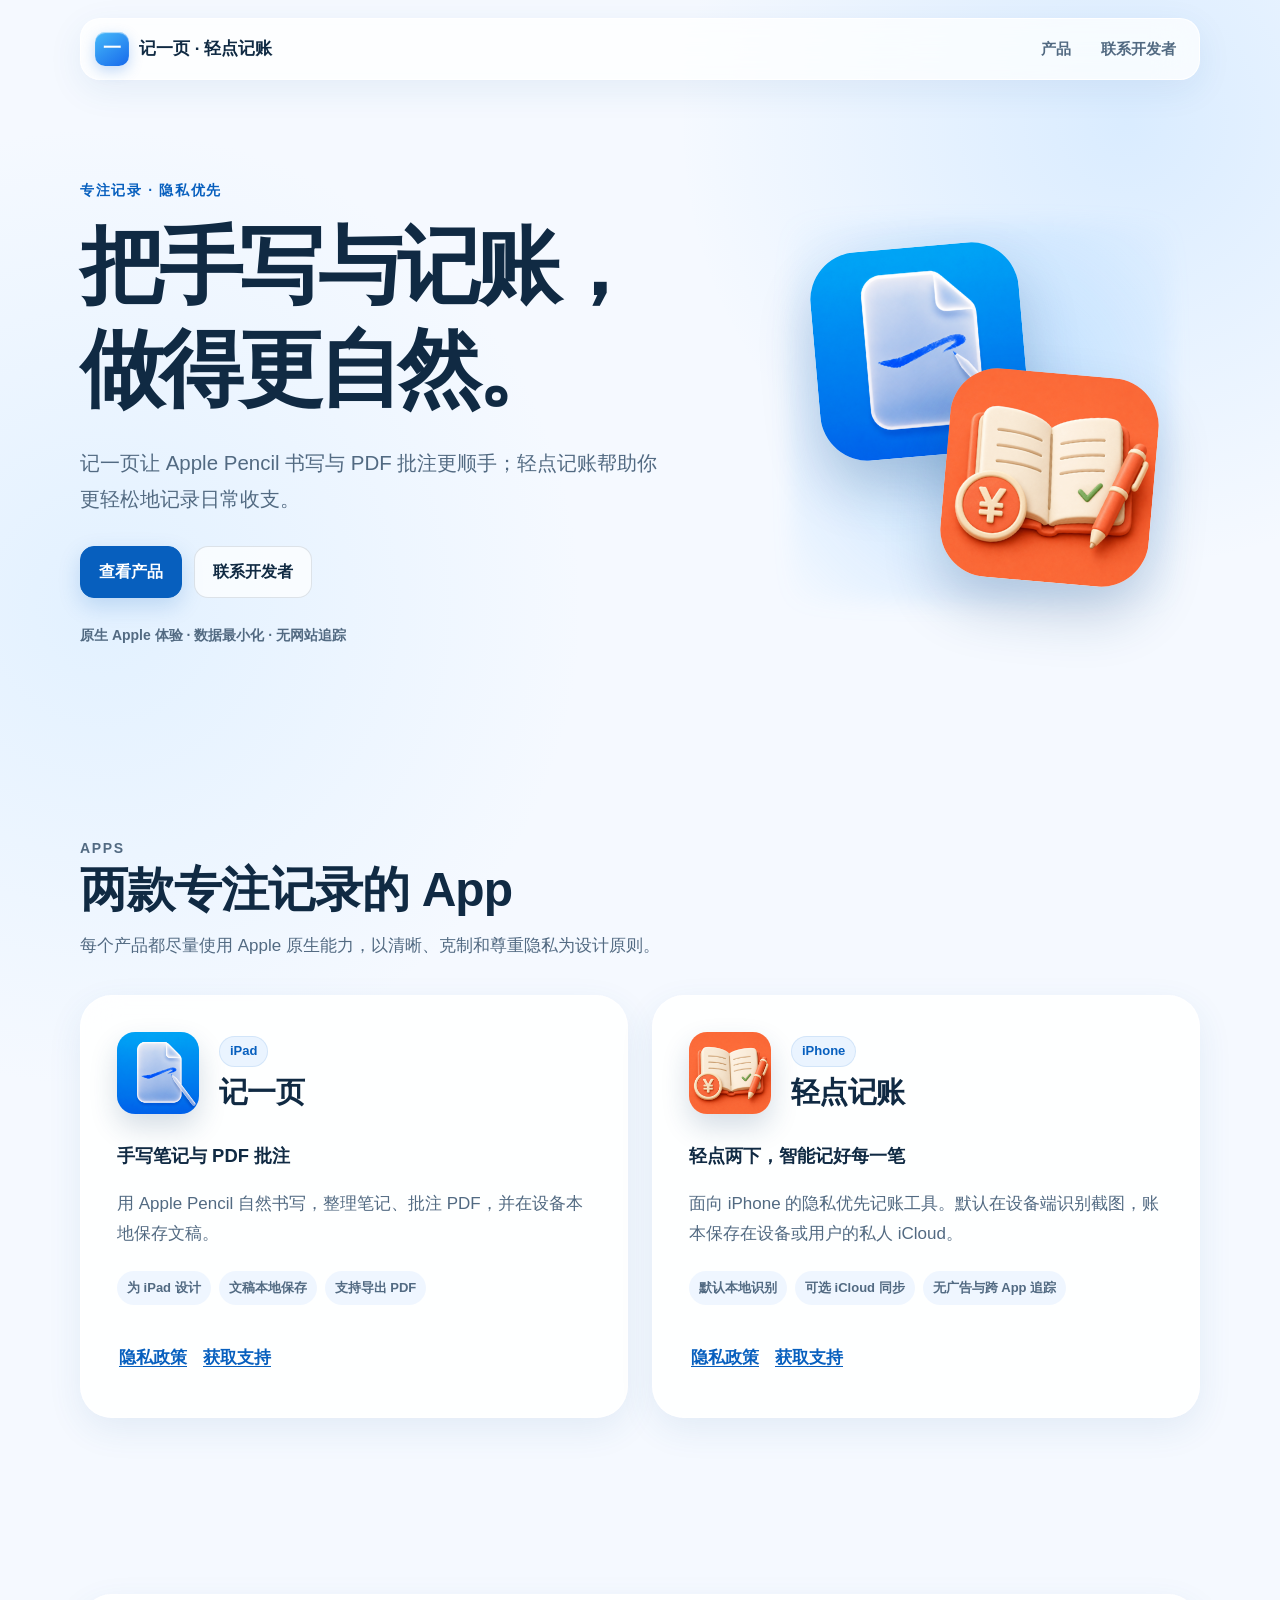
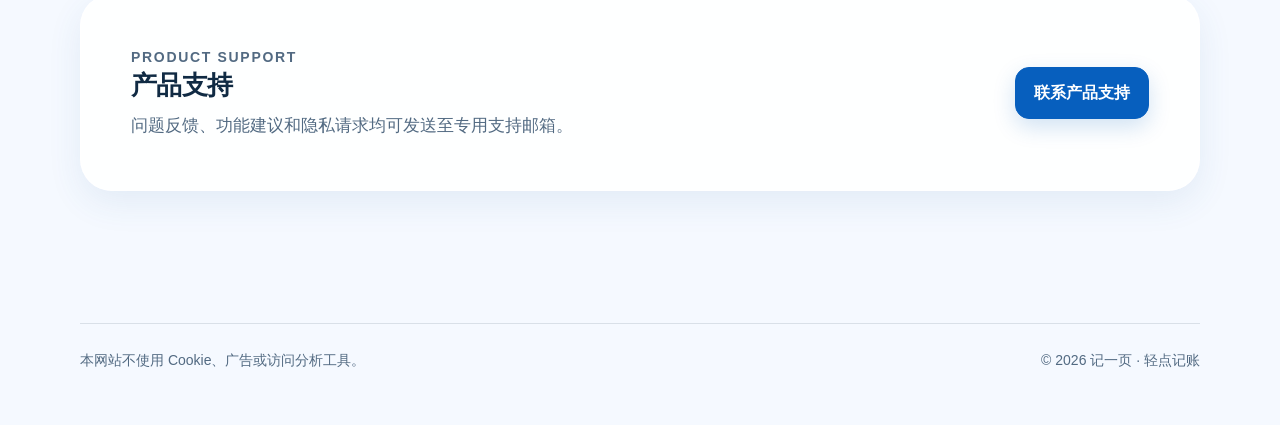
<file: index.html>
<!doctype html>
<html lang="zh-CN">
<head>
  <meta charset="utf-8">
  <meta name="viewport" content="width=device-width, initial-scale=1">
  <title>记一页与轻点记账｜官方产品与支持</title>
  <meta name="description" content="记一页和轻点记账的独立 App 官方网站，提供产品介绍、隐私政策与用户支持。">
  <link rel="canonical" href="https://apps.xieanqing.top/">
  <meta property="og:type" content="website">
  <meta property="og:locale" content="zh_CN">
  <meta property="og:title" content="记一页与轻点记账｜官方产品与支持">
  <meta property="og:description" content="独立 App 官方网站：产品介绍、隐私政策与用户支持。">
  <meta property="og:url" content="https://apps.xieanqing.top/">
  <link rel="icon" href="/assets/favicon.svg" type="image/svg+xml">
  <link rel="stylesheet" href="/assets/styles.css">
</head>
<body>
  <a class="skip-link" href="#main">跳到主要内容</a>
  <header class="site-header">
    <nav class="container nav-shell" aria-label="主导航">
      <a class="brand" href="/" aria-current="page">
        <span class="brand-mark" aria-hidden="true">一</span>
        <span>记一页 · 轻点记账</span>
      </a>
      <div class="nav-links">
        <a href="#apps">产品</a>
        <a href="mailto:xieanqing6@foxmail.com?subject=%E5%BA%94%E7%94%A8%E7%94%A8%E6%88%B7%E5%8F%8D%E9%A6%88">联系开发者</a>
      </div>
    </nav>
  </header>

  <main id="main">
    <section class="container home-hero" aria-labelledby="hero-title">
      <div>
        <p class="eyebrow">专注记录 · 隐私优先</p>
        <h1 id="hero-title">把手写与记账，做得更自然。</h1>
        <p class="hero-copy">记一页让 Apple Pencil 书写与 PDF 批注更顺手；轻点记账帮助你更轻松地记录日常收支。</p>
        <div class="hero-actions">
          <a class="button" href="#apps">查看产品</a>
          <a class="button secondary" href="mailto:xieanqing6@foxmail.com?subject=%E5%BA%94%E7%94%A8%E7%94%A8%E6%88%B7%E5%8F%8D%E9%A6%88">联系开发者</a>
        </div>
        <p class="trust-line">原生 Apple 体验 · 数据最小化 · 无网站追踪</p>
      </div>
      <div class="hero-visual" aria-label="记一页与轻点记账 App 图标">
        <div class="icon-stage">
          <img class="hero-app-icon" src="/assets/jiyiye-icon.png" width="320" height="320" alt="记一页 App 图标">
          <img class="hero-app-icon" src="/assets/qingdian-icon.png" width="320" height="320" alt="轻点记账 App 图标">
        </div>
      </div>
    </section>

    <section class="section" id="apps" aria-labelledby="apps-title">
      <div class="container">
        <div class="section-heading">
          <p class="eyebrow">Apps</p>
          <h2 id="apps-title">两款专注记录的 App</h2>
          <p>每个产品都尽量使用 Apple 原生能力，以清晰、克制和尊重隐私为设计原则。</p>
        </div>
        <div class="app-grid">
          <article class="app-card">
            <div class="app-card-header">
              <img class="app-icon" src="/assets/jiyiye-icon.png" width="320" height="320" alt="">
              <div>
                <span class="platform-pill">iPad</span>
                <h3>记一页</h3>
              </div>
            </div>
            <p class="tagline">手写笔记与 PDF 批注</p>
            <p>用 Apple Pencil 自然书写，整理笔记、批注 PDF，并在设备本地保存文稿。</p>
            <ul class="feature-list" aria-label="记一页特点">
              <li>为 iPad 设计</li>
              <li>文稿本地保存</li>
              <li>支持导出 PDF</li>
            </ul>
            <div class="card-actions">
              <a class="card-link" href="/jiyiye/privacy/">隐私政策</a>
              <a class="card-link" href="/jiyiye/support/">获取支持</a>
            </div>
          </article>

          <article class="app-card">
            <div class="app-card-header">
              <img class="app-icon" src="/assets/qingdian-icon.png" width="320" height="320" alt="">
              <div>
                <span class="platform-pill">iPhone</span>
                <h3>轻点记账</h3>
              </div>
            </div>
            <p class="tagline">轻点两下，智能记好每一笔</p>
            <p>面向 iPhone 的隐私优先记账工具。默认在设备端识别截图，账本保存在设备或用户的私人 iCloud。</p>
            <ul class="feature-list" aria-label="轻点记账特点">
              <li>默认本地识别</li>
              <li>可选 iCloud 同步</li>
              <li>无广告与跨 App 追踪</li>
            </ul>
            <div class="card-actions">
              <a class="card-link" href="/qingdian/privacy/">隐私政策</a>
              <a class="card-link" href="/qingdian/support/">获取支持</a>
            </div>
          </article>
        </div>
      </div>
    </section>

    <section class="section" aria-labelledby="contact-title">
      <div class="container contact-card">
        <div>
          <p class="eyebrow">Product Support</p>
          <h2 id="contact-title">产品支持</h2>
          <p>问题反馈、功能建议和隐私请求均可发送至专用支持邮箱。</p>
        </div>
        <a class="button" href="mailto:xieanqing6@foxmail.com?subject=%E5%BA%94%E7%94%A8%E7%94%A8%E6%88%B7%E5%8F%8D%E9%A6%88">联系产品支持</a>
      </div>
    </section>
  </main>

  <footer class="site-footer">
    <div class="container footer-shell">
      <p>本网站不使用 Cookie、广告或访问分析工具。</p>
      <p>© 2026 记一页 · 轻点记账</p>
    </div>
  </footer>
</body>
</html>
</file>
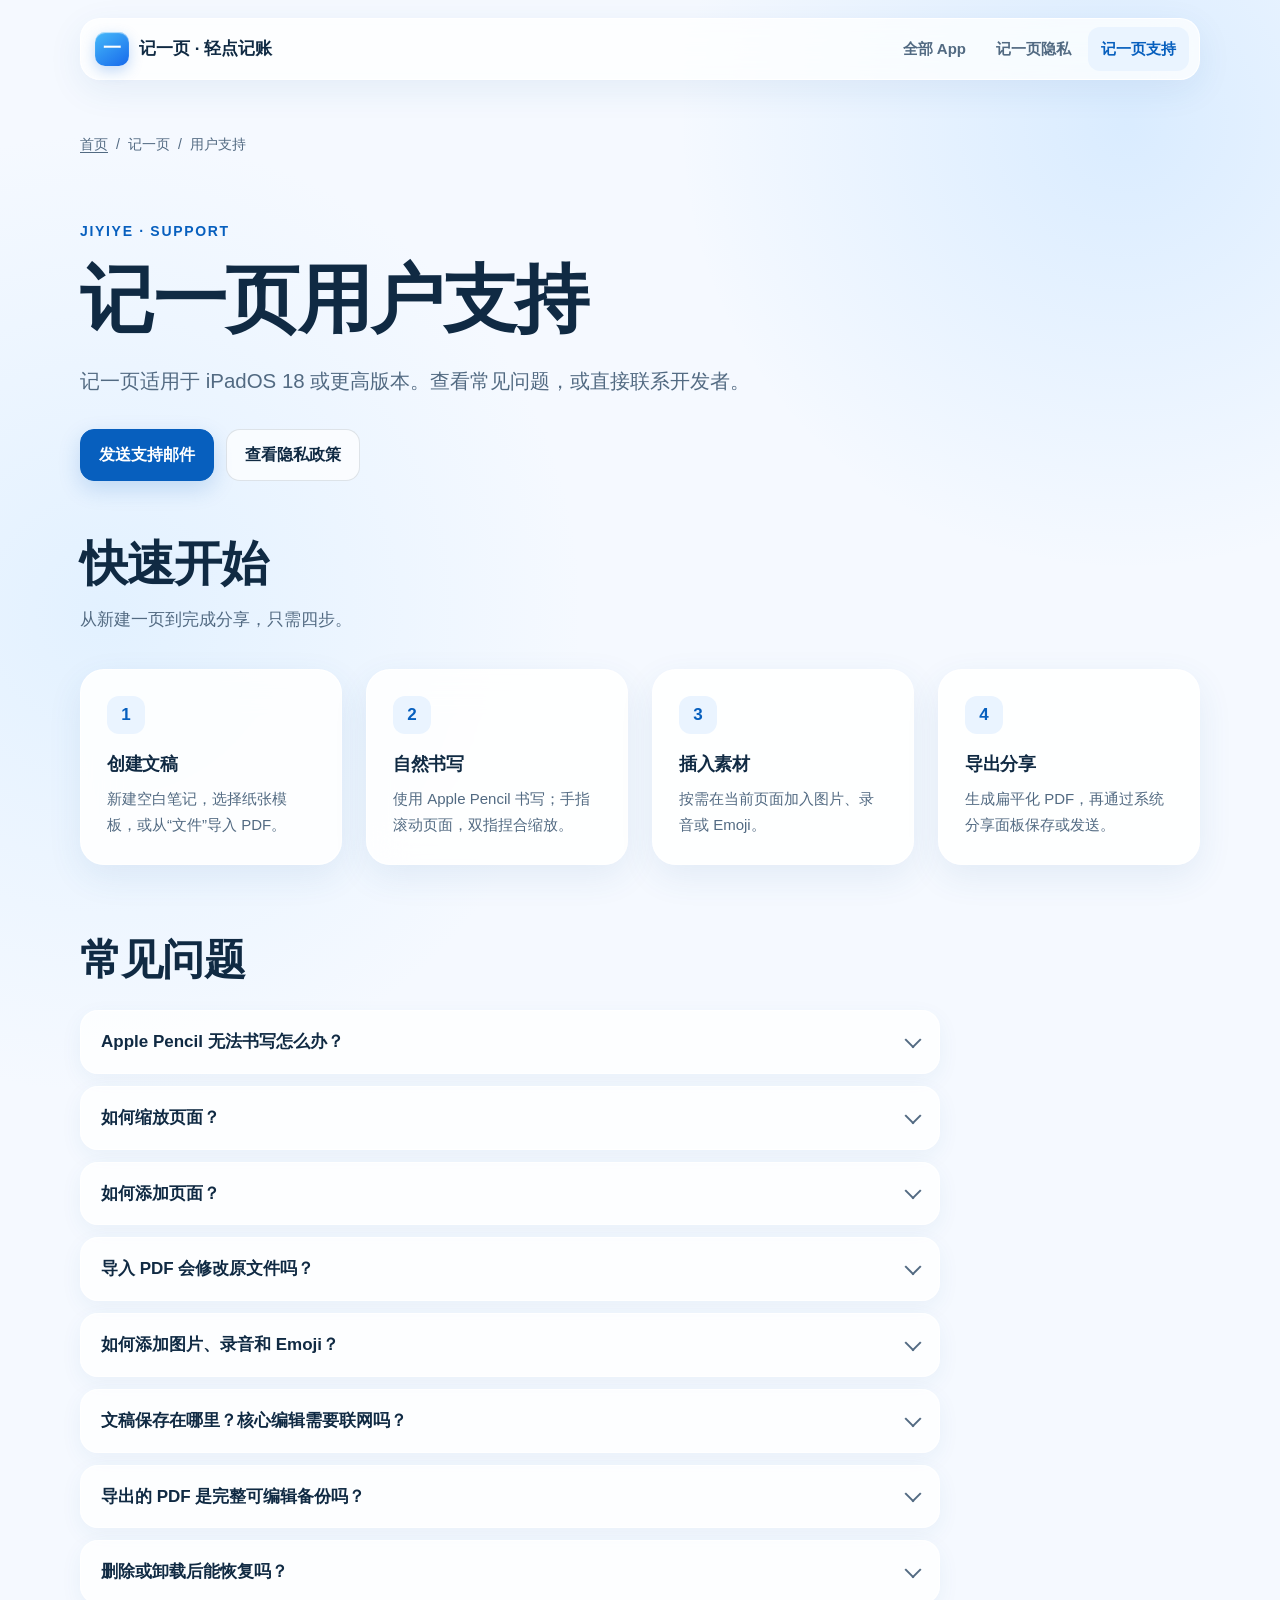
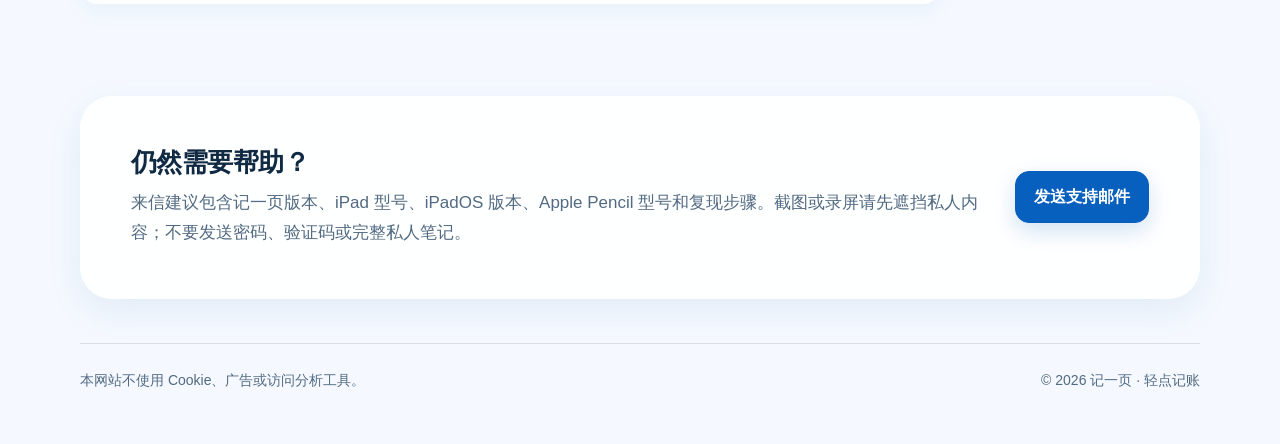
<file: jiyiye/index.html>
<!doctype html>
<html lang="zh-CN">
<head>
  <meta charset="utf-8">
  <meta name="viewport" content="width=device-width, initial-scale=1">
  <meta name="robots" content="noindex">
  <meta http-equiv="refresh" content="0; url=/jiyiye/support/">
  <link rel="canonical" href="https://apps.xieanqing.top/jiyiye/support/">
  <title>记一页｜正在前往用户支持</title>
</head>
<body>
  <p>正在前往<a href="/jiyiye/support/">记一页用户支持</a>。</p>
</body>
</html>
</file>
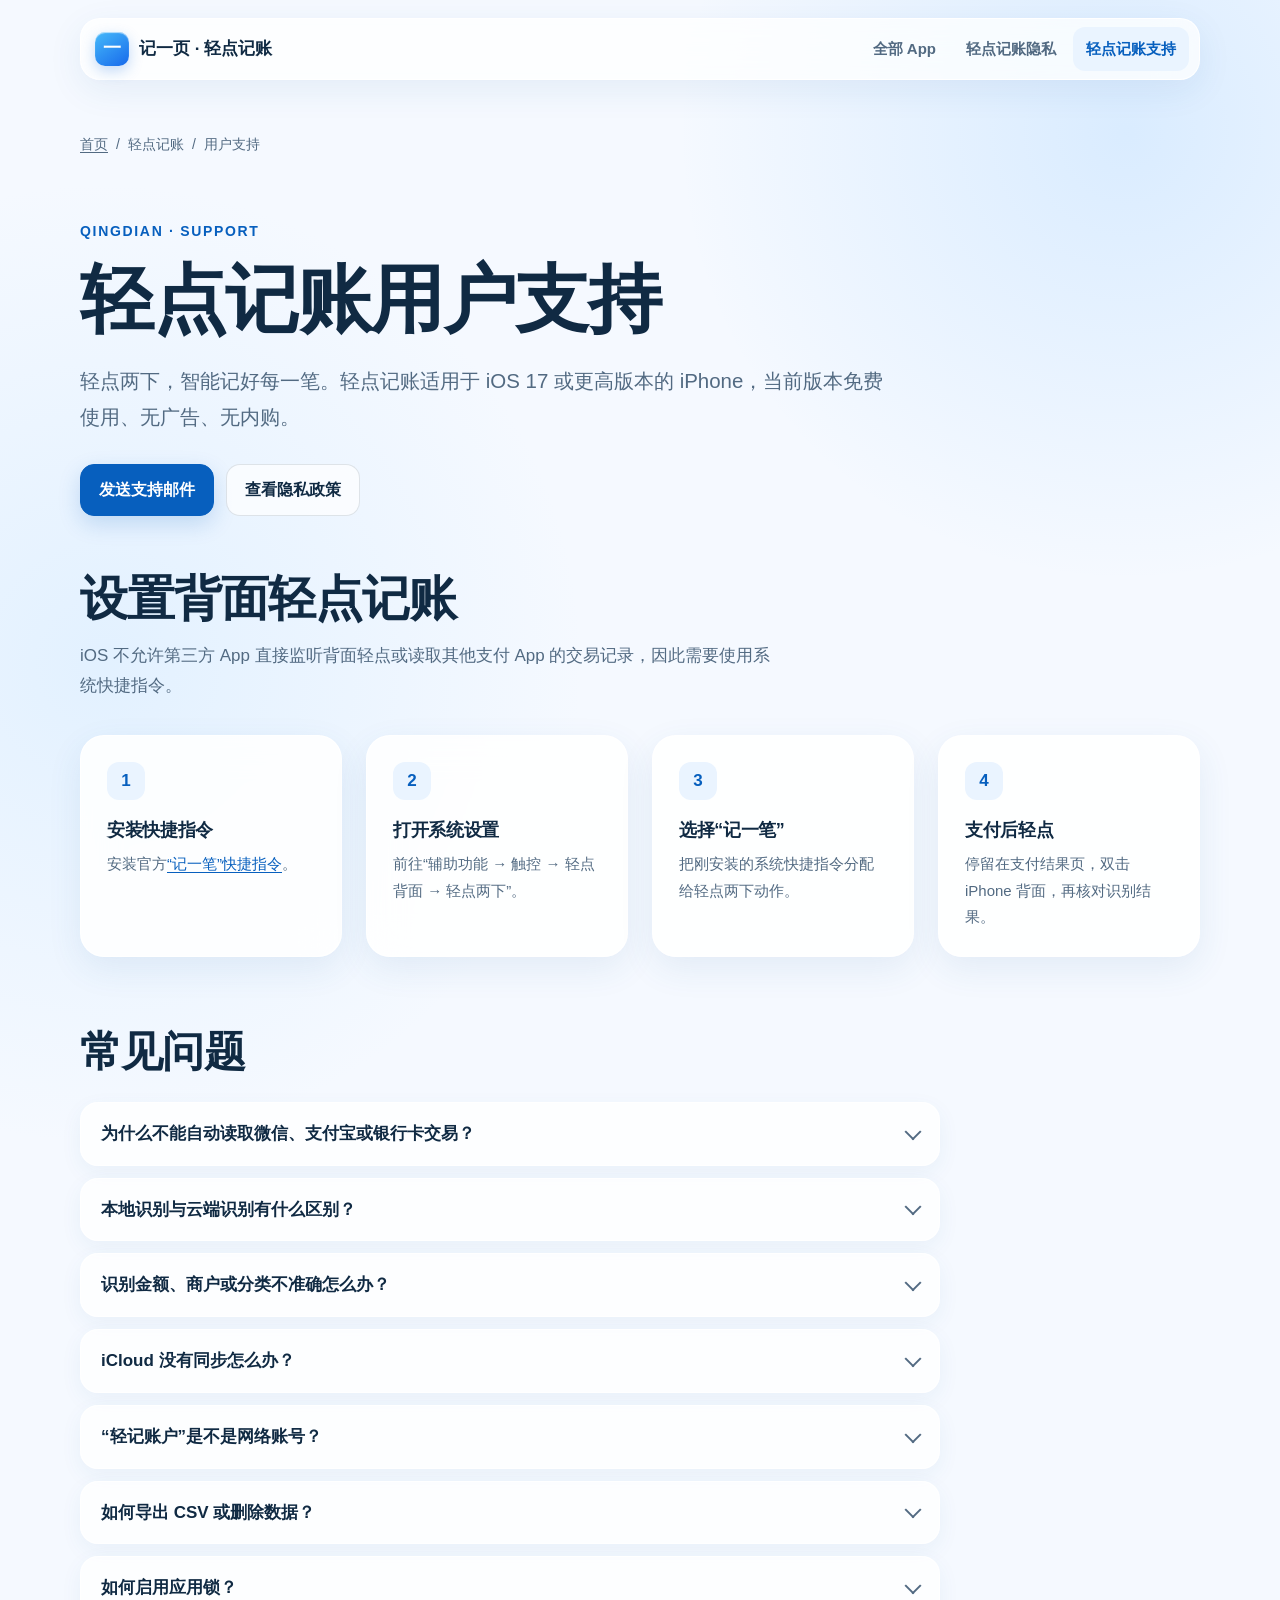
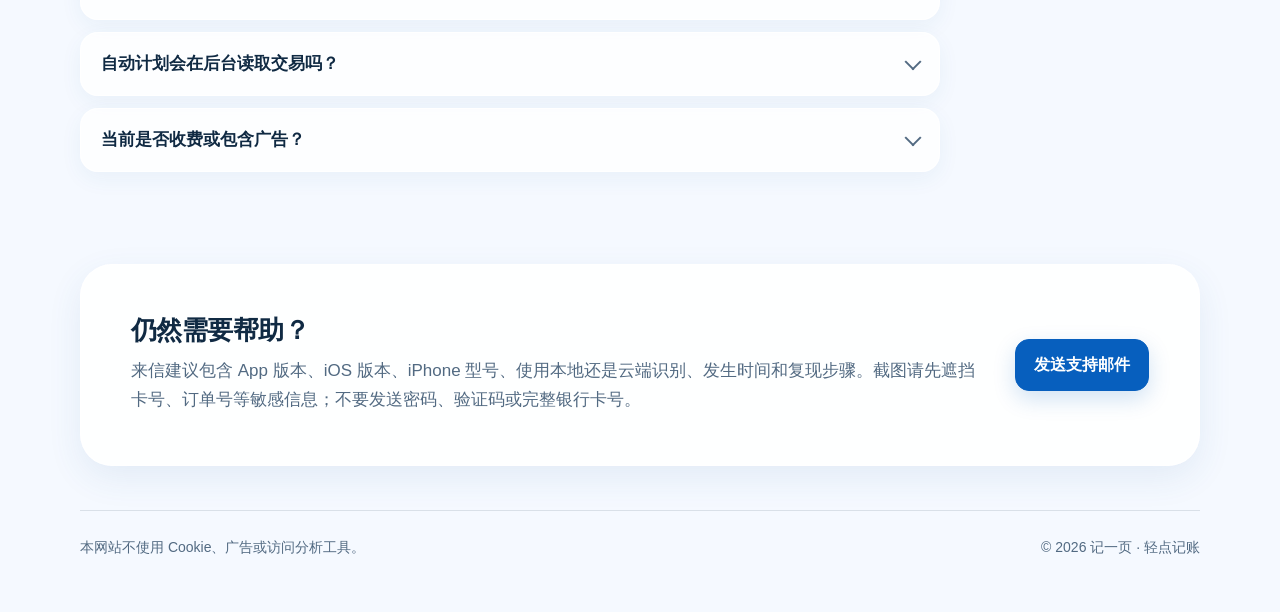
<file: qingdian/index.html>
<!doctype html>
<html lang="zh-CN">
<head>
  <meta charset="utf-8">
  <meta name="viewport" content="width=device-width, initial-scale=1">
  <meta name="robots" content="noindex">
  <meta http-equiv="refresh" content="0; url=/qingdian/support/">
  <link rel="canonical" href="https://apps.xieanqing.top/qingdian/support/">
  <title>轻点记账｜正在前往用户支持</title>
</head>
<body>
  <p>正在前往<a href="/qingdian/support/">轻点记账用户支持</a>。</p>
</body>
</html>
</file>
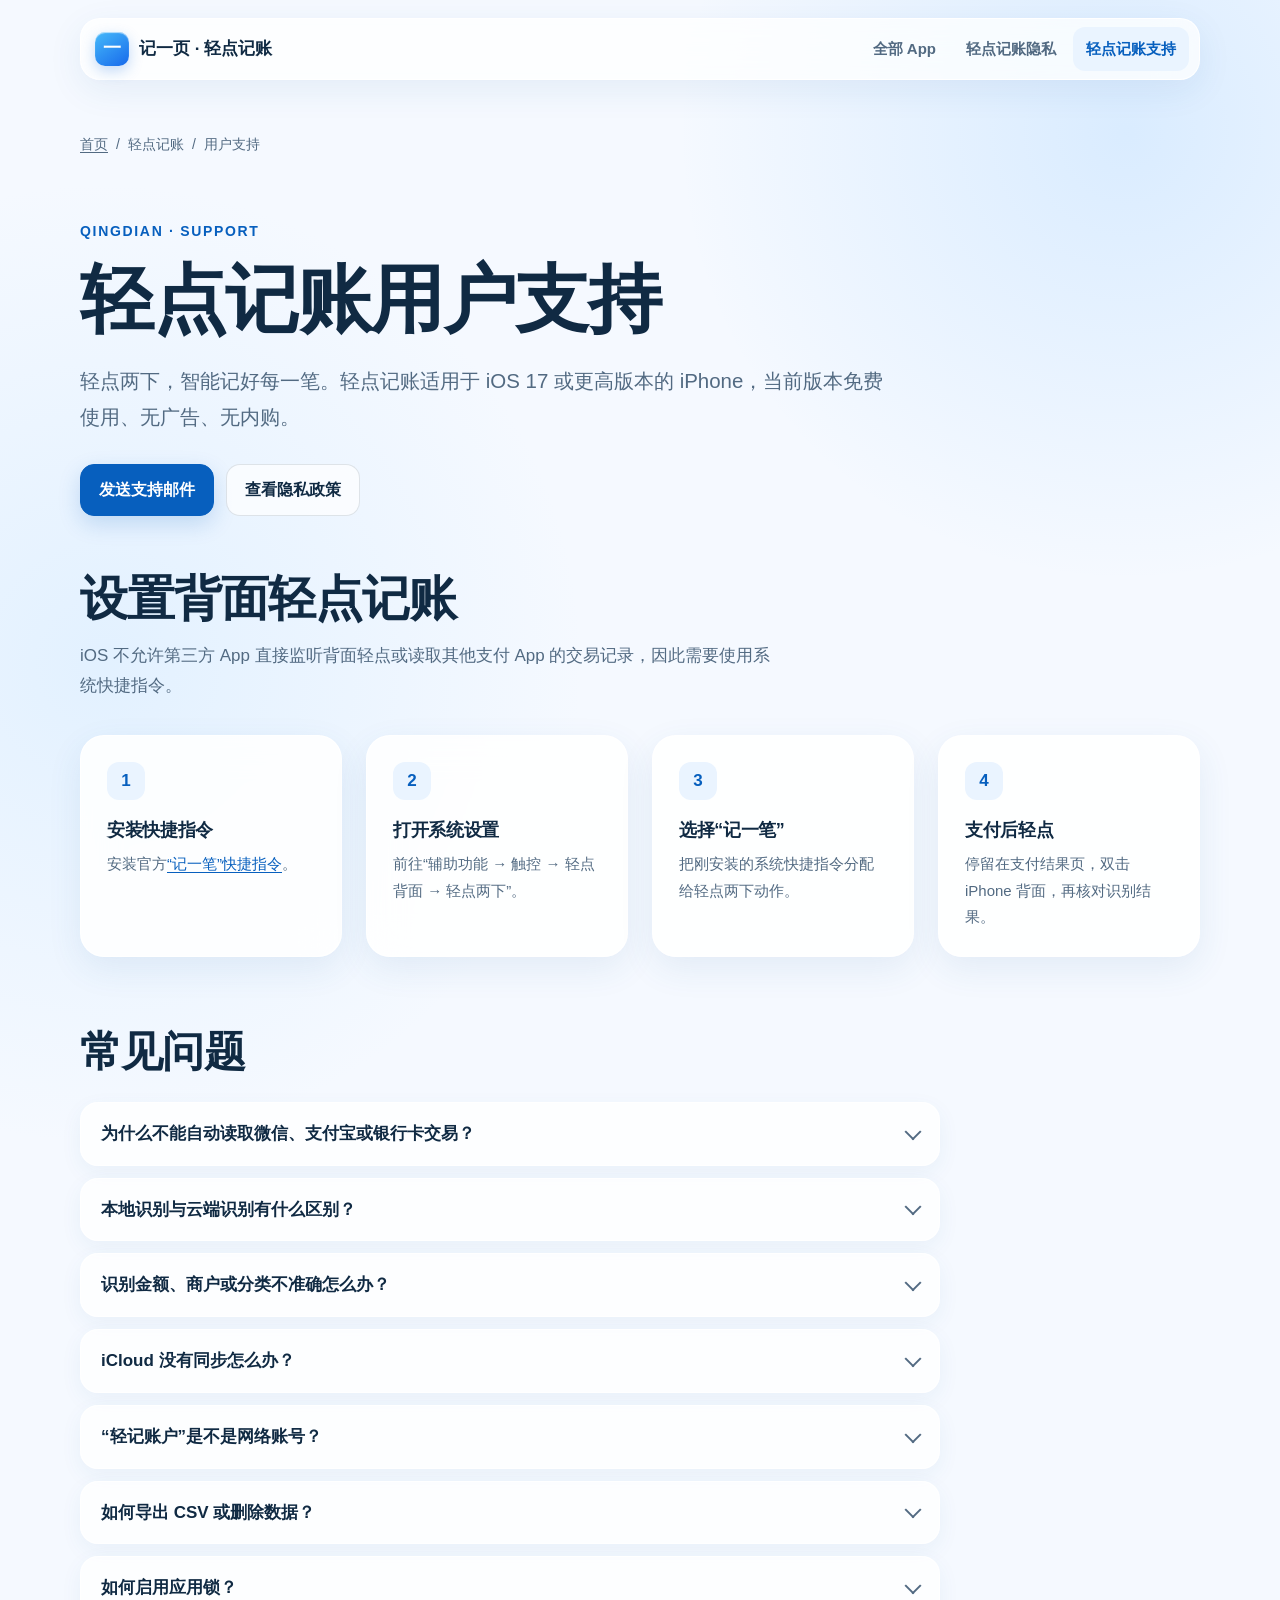
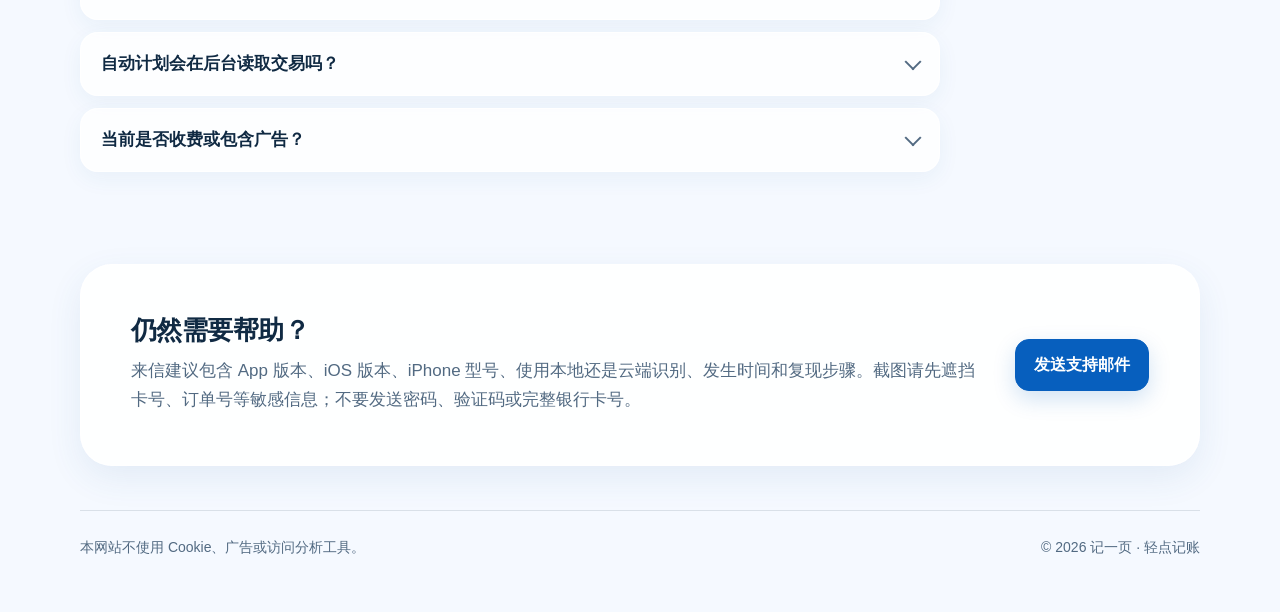
<file: qingji/index.html>
<!doctype html>
<html lang="zh-CN">
<head>
  <meta charset="utf-8">
  <meta name="viewport" content="width=device-width, initial-scale=1">
  <meta name="robots" content="noindex">
  <meta http-equiv="refresh" content="0; url=/qingdian/support/">
  <link rel="canonical" href="https://apps.xieanqing.top/qingdian/support/">
  <title>轻点记账｜页面已迁移</title>
</head>
<body>
  <p>页面已迁移，请前往<a href="/qingdian/support/">轻点记账用户支持</a>。</p>
</body>
</html>
</file>
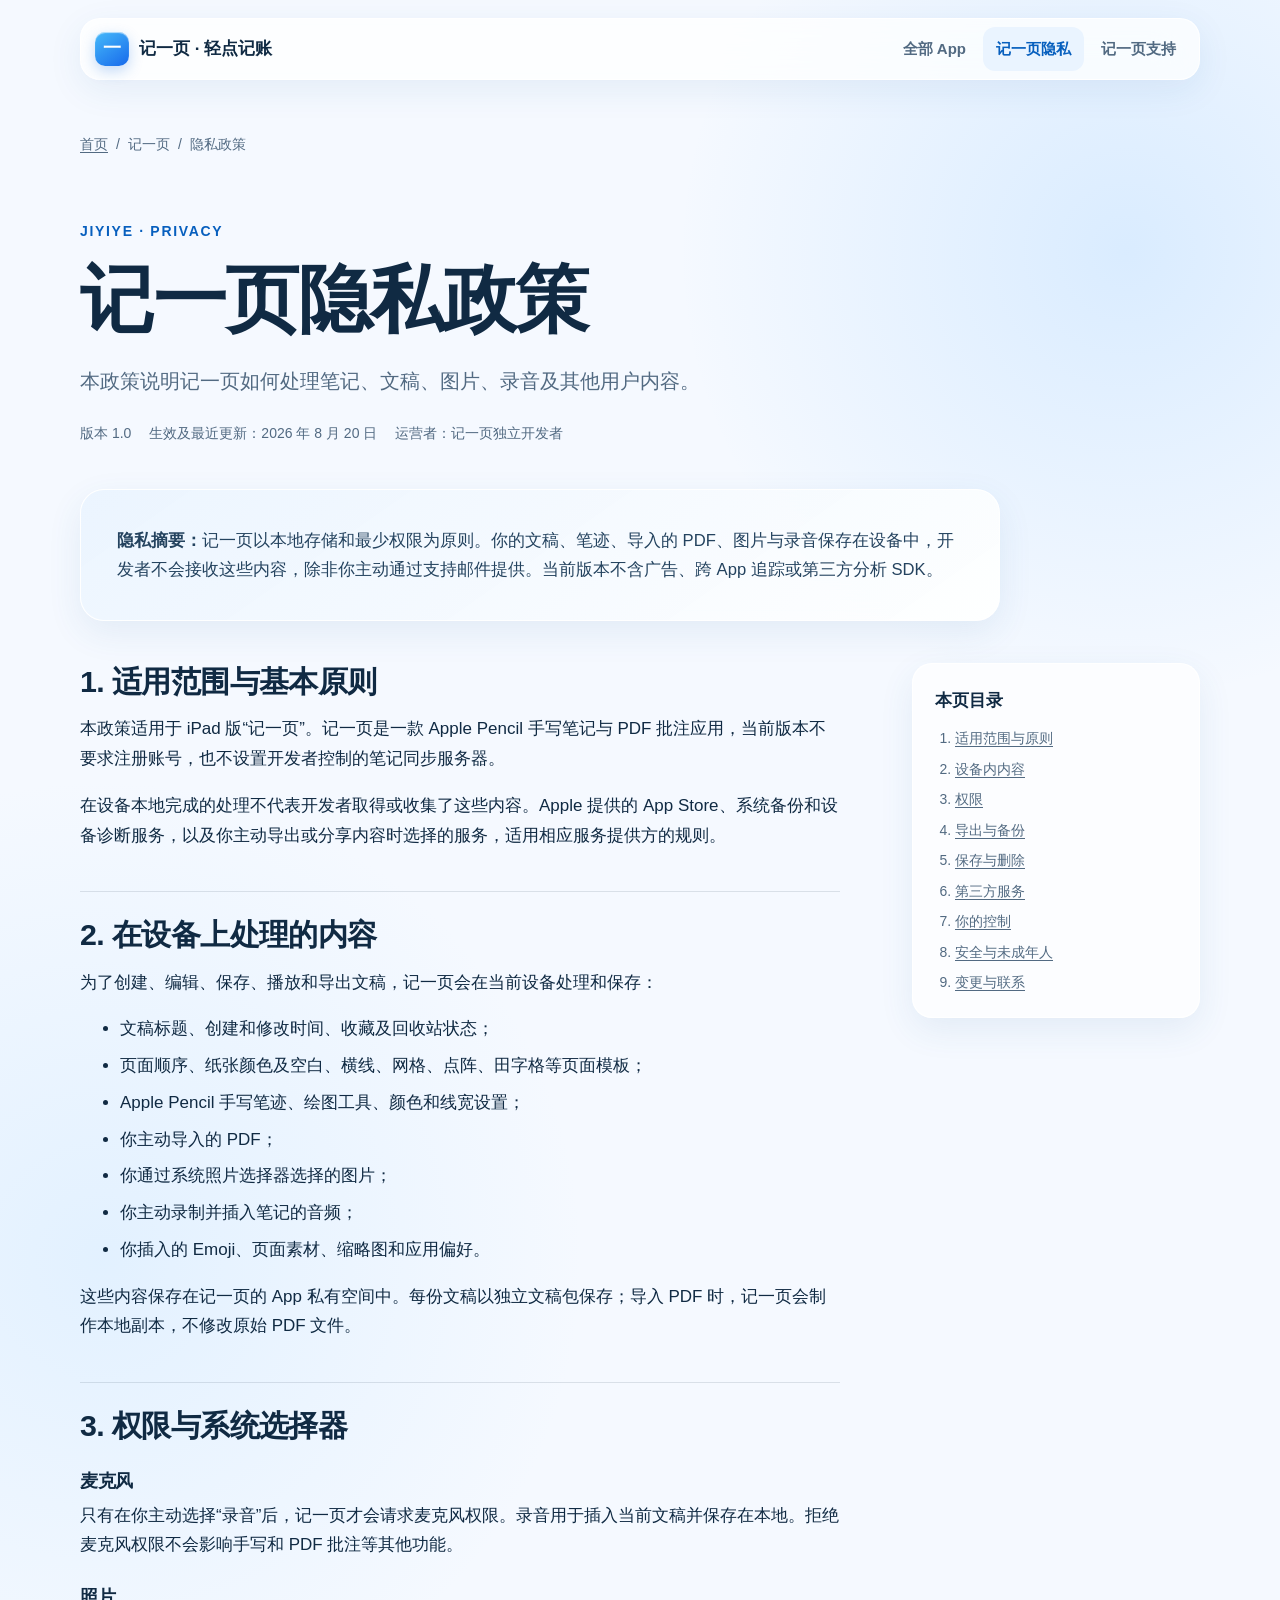
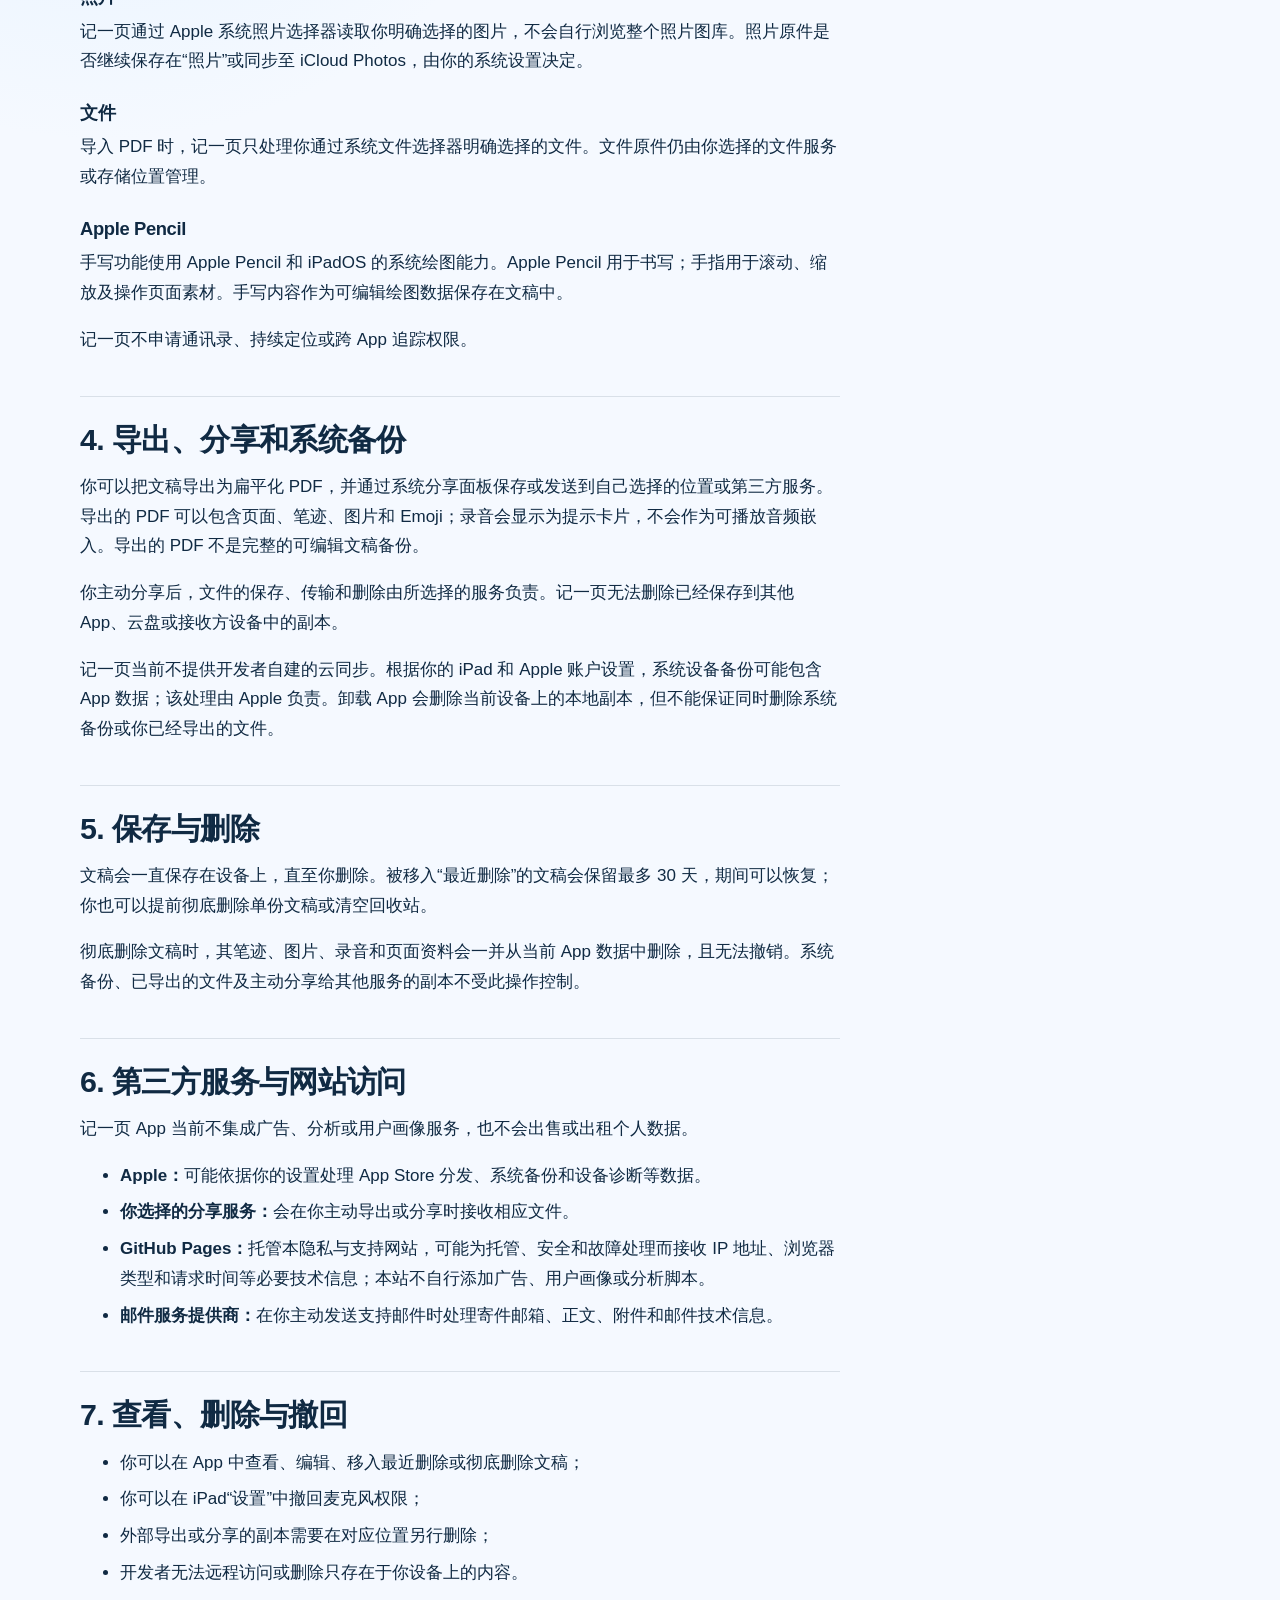
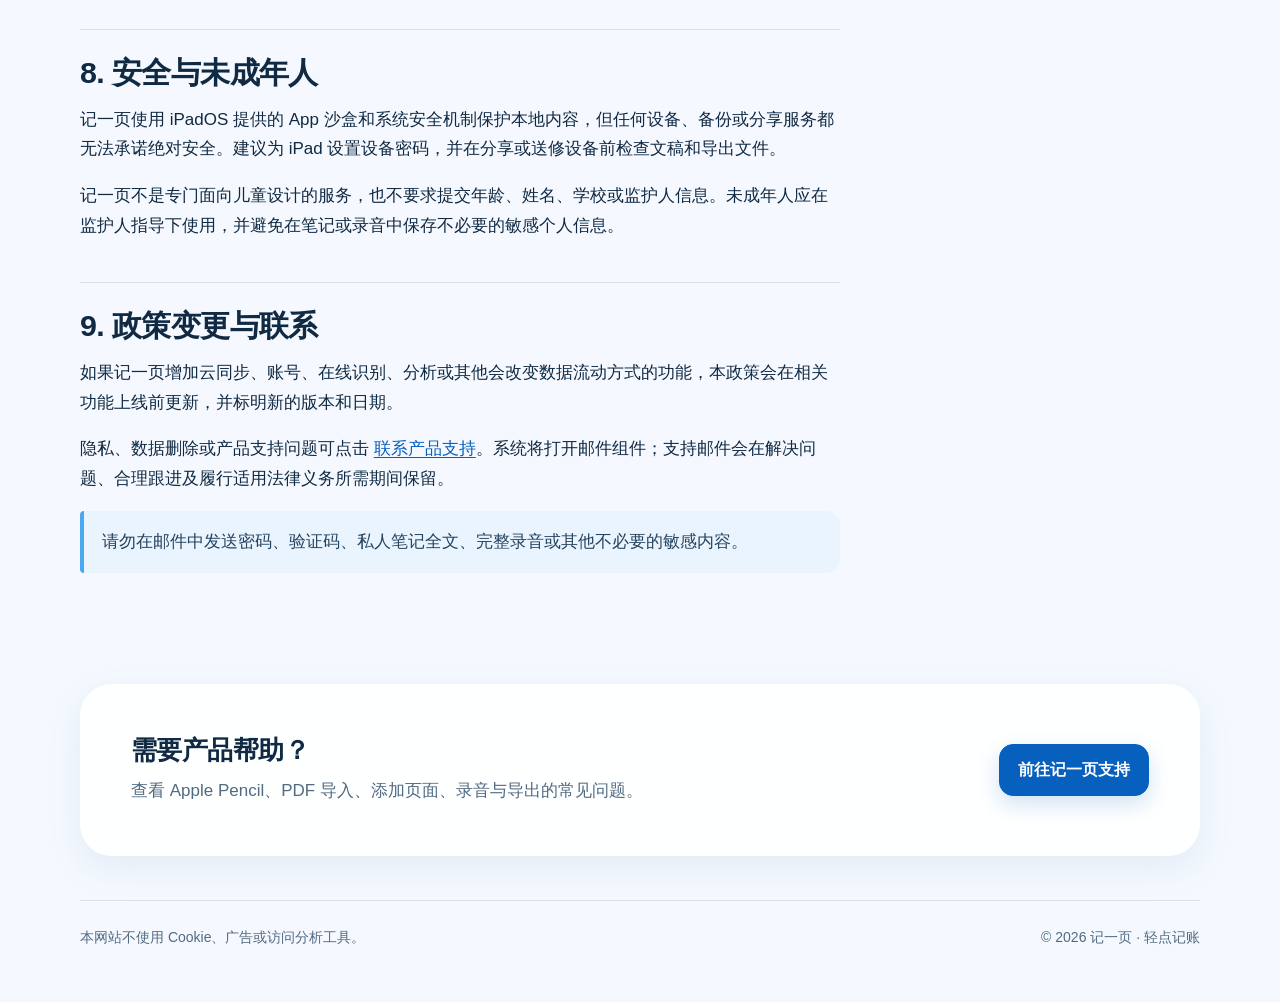
<file: jiyiye/privacy/index.html>
<!doctype html>
<html lang="zh-CN">
<head>
  <meta charset="utf-8">
  <meta name="viewport" content="width=device-width, initial-scale=1">
  <title>记一页隐私政策｜官方支持</title>
  <meta name="description" content="了解记一页如何在 iPad 本地处理文稿、手写笔迹、PDF、图片和录音，以及权限与数据删除方式。">
  <link rel="canonical" href="https://apps.xieanqing.top/jiyiye/privacy/">
  <meta property="og:type" content="article">
  <meta property="og:locale" content="zh_CN">
  <meta property="og:title" content="记一页隐私政策">
  <meta property="og:description" content="记一页对文稿、笔迹、PDF、图片和录音的处理说明。">
  <meta property="og:url" content="https://apps.xieanqing.top/jiyiye/privacy/">
  <link rel="icon" href="/assets/favicon.svg" type="image/svg+xml">
  <link rel="stylesheet" href="/assets/styles.css">
</head>
<body>
  <a class="skip-link" href="#main">跳到主要内容</a>
  <header class="site-header">
    <nav class="container nav-shell" aria-label="主导航">
      <a class="brand" href="/">
        <span class="brand-mark" aria-hidden="true">一</span>
        <span>记一页 · 轻点记账</span>
      </a>
      <div class="nav-links">
        <a href="/">全部 App</a>
        <a href="/jiyiye/privacy/" aria-current="page">记一页隐私</a>
        <a href="/jiyiye/support/">记一页支持</a>
      </div>
    </nav>
  </header>

  <main id="main">
    <div class="container">
      <nav class="breadcrumb" aria-label="面包屑">
        <a href="/">首页</a><span aria-hidden="true">/</span><span>记一页</span><span aria-hidden="true">/</span><span>隐私政策</span>
      </nav>
      <header class="page-hero">
        <p class="eyebrow">JiYiYe · Privacy</p>
        <h1>记一页隐私政策</h1>
        <p class="lead">本政策说明记一页如何处理笔记、文稿、图片、录音及其他用户内容。</p>
        <div class="policy-meta">
          <span>版本 1.0</span>
          <span>生效及最近更新：2026 年 8 月 20 日</span>
          <span>运营者：记一页独立开发者</span>
        </div>
      </header>

      <div class="summary-card">
        <p><strong>隐私摘要：</strong>记一页以本地存储和最少权限为原则。你的文稿、笔迹、导入的 PDF、图片与录音保存在设备中，开发者不会接收这些内容，除非你主动通过支持邮件提供。当前版本不含广告、跨 App 追踪或第三方分析 SDK。</p>
      </div>

      <div class="article-layout">
        <article class="article-body">
          <section id="principles">
            <h2>1. 适用范围与基本原则</h2>
            <p>本政策适用于 iPad 版“记一页”。记一页是一款 Apple Pencil 手写笔记与 PDF 批注应用，当前版本不要求注册账号，也不设置开发者控制的笔记同步服务器。</p>
            <p>在设备本地完成的处理不代表开发者取得或收集了这些内容。Apple 提供的 App Store、系统备份和设备诊断服务，以及你主动导出或分享内容时选择的服务，适用相应服务提供方的规则。</p>
          </section>

          <section id="local-content">
            <h2>2. 在设备上处理的内容</h2>
            <p>为了创建、编辑、保存、播放和导出文稿，记一页会在当前设备处理和保存：</p>
            <ul>
              <li>文稿标题、创建和修改时间、收藏及回收站状态；</li>
              <li>页面顺序、纸张颜色及空白、横线、网格、点阵、田字格等页面模板；</li>
              <li>Apple Pencil 手写笔迹、绘图工具、颜色和线宽设置；</li>
              <li>你主动导入的 PDF；</li>
              <li>你通过系统照片选择器选择的图片；</li>
              <li>你主动录制并插入笔记的音频；</li>
              <li>你插入的 Emoji、页面素材、缩略图和应用偏好。</li>
            </ul>
            <p>这些内容保存在记一页的 App 私有空间中。每份文稿以独立文稿包保存；导入 PDF 时，记一页会制作本地副本，不修改原始 PDF 文件。</p>
          </section>

          <section id="permissions">
            <h2>3. 权限与系统选择器</h2>
            <h3>麦克风</h3>
            <p>只有在你主动选择“录音”后，记一页才会请求麦克风权限。录音用于插入当前文稿并保存在本地。拒绝麦克风权限不会影响手写和 PDF 批注等其他功能。</p>
            <h3>照片</h3>
            <p>记一页通过 Apple 系统照片选择器读取你明确选择的图片，不会自行浏览整个照片图库。照片原件是否继续保存在“照片”或同步至 iCloud Photos，由你的系统设置决定。</p>
            <h3>文件</h3>
            <p>导入 PDF 时，记一页只处理你通过系统文件选择器明确选择的文件。文件原件仍由你选择的文件服务或存储位置管理。</p>
            <h3>Apple Pencil</h3>
            <p>手写功能使用 Apple Pencil 和 iPadOS 的系统绘图能力。Apple Pencil 用于书写；手指用于滚动、缩放及操作页面素材。手写内容作为可编辑绘图数据保存在文稿中。</p>
            <p>记一页不申请通讯录、持续定位或跨 App 追踪权限。</p>
          </section>

          <section id="export-backup">
            <h2>4. 导出、分享和系统备份</h2>
            <p>你可以把文稿导出为扁平化 PDF，并通过系统分享面板保存或发送到自己选择的位置或第三方服务。导出的 PDF 可以包含页面、笔迹、图片和 Emoji；录音会显示为提示卡片，不会作为可播放音频嵌入。导出的 PDF 不是完整的可编辑文稿备份。</p>
            <p>你主动分享后，文件的保存、传输和删除由所选择的服务负责。记一页无法删除已经保存到其他 App、云盘或接收方设备中的副本。</p>
            <p>记一页当前不提供开发者自建的云同步。根据你的 iPad 和 Apple 账户设置，系统设备备份可能包含 App 数据；该处理由 Apple 负责。卸载 App 会删除当前设备上的本地副本，但不能保证同时删除系统备份或你已经导出的文件。</p>
          </section>

          <section id="retention">
            <h2>5. 保存与删除</h2>
            <p>文稿会一直保存在设备上，直至你删除。被移入“最近删除”的文稿会保留最多 30 天，期间可以恢复；你也可以提前彻底删除单份文稿或清空回收站。</p>
            <p>彻底删除文稿时，其笔迹、图片、录音和页面资料会一并从当前 App 数据中删除，且无法撤销。系统备份、已导出的文件及主动分享给其他服务的副本不受此操作控制。</p>
          </section>

          <section id="third-parties">
            <h2>6. 第三方服务与网站访问</h2>
            <p>记一页 App 当前不集成广告、分析或用户画像服务，也不会出售或出租个人数据。</p>
            <ul>
              <li><strong>Apple：</strong>可能依据你的设置处理 App Store 分发、系统备份和设备诊断等数据。</li>
              <li><strong>你选择的分享服务：</strong>会在你主动导出或分享时接收相应文件。</li>
              <li><strong>GitHub Pages：</strong>托管本隐私与支持网站，可能为托管、安全和故障处理而接收 IP 地址、浏览器类型和请求时间等必要技术信息；本站不自行添加广告、用户画像或分析脚本。</li>
              <li><strong>邮件服务提供商：</strong>在你主动发送支持邮件时处理寄件邮箱、正文、附件和邮件技术信息。</li>
            </ul>
          </section>

          <section id="control">
            <h2>7. 查看、删除与撤回</h2>
            <ul>
              <li>你可以在 App 中查看、编辑、移入最近删除或彻底删除文稿；</li>
              <li>你可以在 iPad“设置”中撤回麦克风权限；</li>
              <li>外部导出或分享的副本需要在对应位置另行删除；</li>
              <li>开发者无法远程访问或删除只存在于你设备上的内容。</li>
            </ul>
          </section>

          <section id="security">
            <h2>8. 安全与未成年人</h2>
            <p>记一页使用 iPadOS 提供的 App 沙盒和系统安全机制保护本地内容，但任何设备、备份或分享服务都无法承诺绝对安全。建议为 iPad 设置设备密码，并在分享或送修设备前检查文稿和导出文件。</p>
            <p>记一页不是专门面向儿童设计的服务，也不要求提交年龄、姓名、学校或监护人信息。未成年人应在监护人指导下使用，并避免在笔记或录音中保存不必要的敏感个人信息。</p>
          </section>

          <section id="changes-contact">
            <h2>9. 政策变更与联系</h2>
            <p>如果记一页增加云同步、账号、在线识别、分析或其他会改变数据流动方式的功能，本政策会在相关功能上线前更新，并标明新的版本和日期。</p>
            <p>隐私、数据删除或产品支持问题可点击 <a href="mailto:xieanqing6@foxmail.com?subject=%E8%AE%B0%E4%B8%80%E9%A1%B5%E9%9A%90%E7%A7%81%E8%AF%B7%E6%B1%82">联系产品支持</a>。系统将打开邮件组件；支持邮件会在解决问题、合理跟进及履行适用法律义务所需期间保留。</p>
            <p class="notice">请勿在邮件中发送密码、验证码、私人笔记全文、完整录音或其他不必要的敏感内容。</p>
          </section>
        </article>

        <aside class="toc" aria-label="本页目录">
          <strong>本页目录</strong>
          <ol>
            <li><a href="#principles">适用范围与原则</a></li>
            <li><a href="#local-content">设备内内容</a></li>
            <li><a href="#permissions">权限</a></li>
            <li><a href="#export-backup">导出与备份</a></li>
            <li><a href="#retention">保存与删除</a></li>
            <li><a href="#third-parties">第三方服务</a></li>
            <li><a href="#control">你的控制</a></li>
            <li><a href="#security">安全与未成年人</a></li>
            <li><a href="#changes-contact">变更与联系</a></li>
          </ol>
        </aside>
      </div>

      <section class="contact-card" aria-labelledby="support-link-title">
        <div>
          <h2 id="support-link-title">需要产品帮助？</h2>
          <p>查看 Apple Pencil、PDF 导入、添加页面、录音与导出的常见问题。</p>
        </div>
        <a class="button" href="/jiyiye/support/">前往记一页支持</a>
      </section>
    </div>
  </main>

  <footer class="site-footer">
    <div class="container footer-shell">
      <p>本网站不使用 Cookie、广告或访问分析工具。</p>
      <p>© 2026 记一页 · 轻点记账</p>
    </div>
  </footer>
</body>
</html>
</file>
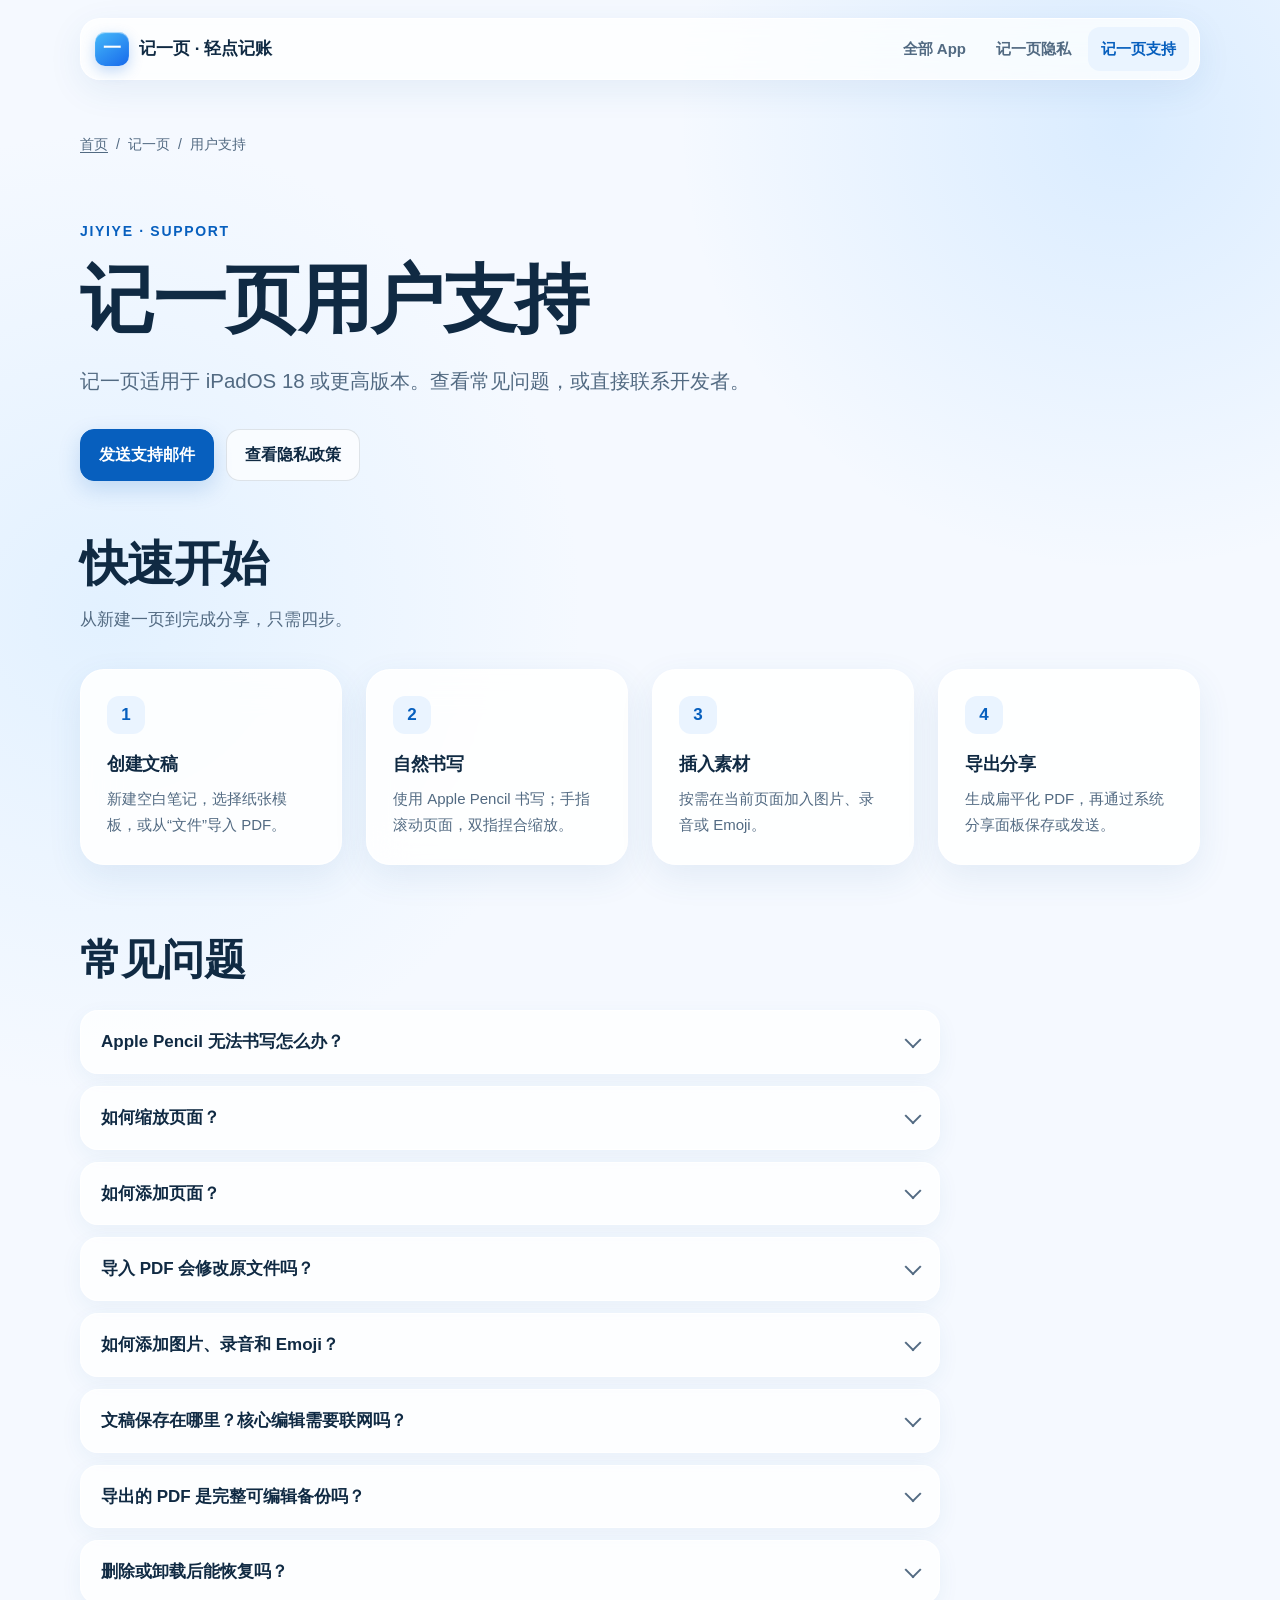
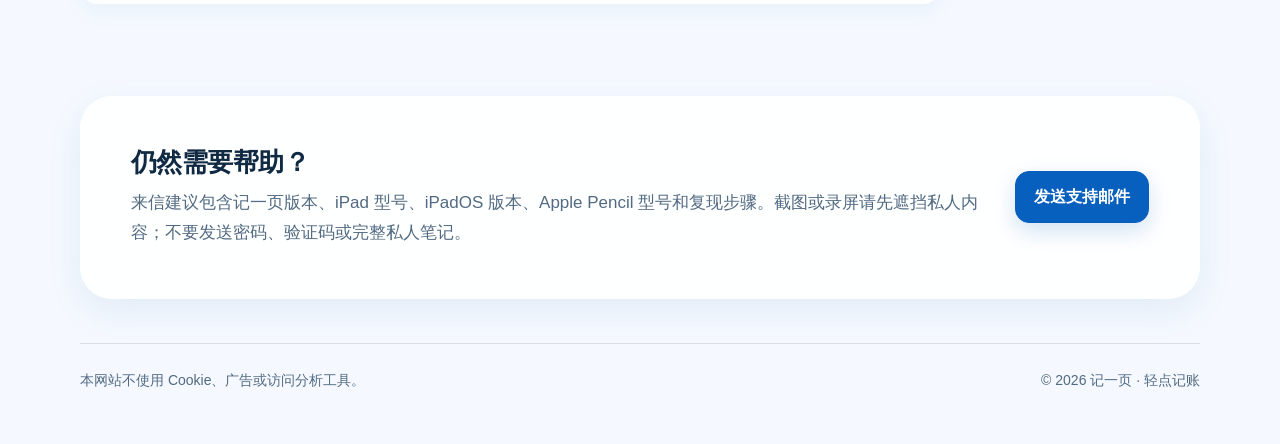
<file: jiyiye/support/index.html>
<!doctype html>
<html lang="zh-CN">
<head>
  <meta charset="utf-8">
  <meta name="viewport" content="width=device-width, initial-scale=1">
  <title>记一页用户支持｜官方支持</title>
  <meta name="description" content="记一页官方用户支持：查看 iPad 手写、PDF 导入、图片与录音、文稿保存和导出常见问题，或联系开发者。">
  <link rel="canonical" href="https://apps.xieanqing.top/jiyiye/support/">
  <meta property="og:type" content="website">
  <meta property="og:locale" content="zh_CN">
  <meta property="og:title" content="记一页用户支持">
  <meta property="og:description" content="Apple Pencil 手写、PDF 批注、图片、录音与导出帮助。">
  <meta property="og:url" content="https://apps.xieanqing.top/jiyiye/support/">
  <link rel="icon" href="/assets/favicon.svg" type="image/svg+xml">
  <link rel="stylesheet" href="/assets/styles.css">
</head>
<body>
  <a class="skip-link" href="#main">跳到主要内容</a>
  <header class="site-header">
    <nav class="container nav-shell" aria-label="主导航">
      <a class="brand" href="/">
        <span class="brand-mark" aria-hidden="true">一</span>
        <span>记一页 · 轻点记账</span>
      </a>
      <div class="nav-links">
        <a href="/">全部 App</a>
        <a href="/jiyiye/privacy/">记一页隐私</a>
        <a href="/jiyiye/support/" aria-current="page">记一页支持</a>
      </div>
    </nav>
  </header>

  <main id="main">
    <div class="container">
      <nav class="breadcrumb" aria-label="面包屑">
        <a href="/">首页</a><span aria-hidden="true">/</span><span>记一页</span><span aria-hidden="true">/</span><span>用户支持</span>
      </nav>
      <header class="page-hero">
        <p class="eyebrow">JiYiYe · Support</p>
        <h1>记一页用户支持</h1>
        <p class="lead">记一页适用于 iPadOS 18 或更高版本。查看常见问题，或直接联系开发者。</p>
        <div class="hero-actions">
          <a class="button" href="mailto:xieanqing6@foxmail.com?subject=%E8%AE%B0%E4%B8%80%E9%A1%B5%E7%94%A8%E6%88%B7%E5%8F%8D%E9%A6%88">发送支持邮件</a>
          <a class="button secondary" href="/jiyiye/privacy/">查看隐私政策</a>
        </div>
      </header>

      <section class="steps-section" aria-labelledby="quick-start-title">
        <div class="section-heading">
          <h2 id="quick-start-title">快速开始</h2>
          <p>从新建一页到完成分享，只需四步。</p>
        </div>
        <div class="step-grid">
          <article class="step-card">
            <h3>创建文稿</h3>
            <p>新建空白笔记，选择纸张模板，或从“文件”导入 PDF。</p>
          </article>
          <article class="step-card">
            <h3>自然书写</h3>
            <p>使用 Apple Pencil 书写；手指滚动页面，双指捏合缩放。</p>
          </article>
          <article class="step-card">
            <h3>插入素材</h3>
            <p>按需在当前页面加入图片、录音或 Emoji。</p>
          </article>
          <article class="step-card">
            <h3>导出分享</h3>
            <p>生成扁平化 PDF，再通过系统分享面板保存或发送。</p>
          </article>
        </div>
      </section>

      <section class="faq-section" aria-labelledby="faq-title">
        <h2 id="faq-title">常见问题</h2>

        <details>
          <summary>Apple Pencil 无法书写怎么办？</summary>
          <div class="details-body">
            <ol>
              <li>确认 Apple Pencil 已与 iPad 配对并且电量充足；</li>
              <li>在 Apple 自带“备忘录”中测试 Pencil 是否可以书写；</li>
              <li>确认工具栏已选择钢笔、铅笔或马克笔，而不是套索或橡皮擦；</li>
              <li>Apple Pencil 用于书写，手指只用于滚动、缩放和移动页面素材；</li>
              <li>仍无法书写时，关闭并重新打开当前文稿或重启 App。</li>
            </ol>
          </div>
        </details>

        <details>
          <summary>如何缩放页面？</summary>
          <div class="details-body">
            <p>在稿纸上使用双指捏合缩放。也可以点击页面左下角的缩放倍率，选择适合宽度或预设倍率。缩放结束后，PDF 和已保存笔迹会按页面比例重新绘制。</p>
          </div>
        </details>

        <details>
          <summary>如何添加页面？</summary>
          <div class="details-body">
            <p>打开普通笔记后，使用编辑器“更多”菜单中的添加页面功能。新页面会沿用当前页面模板。导入的 PDF 当前不支持插入空白页面。</p>
          </div>
        </details>

        <details>
          <summary>导入 PDF 会修改原文件吗？</summary>
          <div class="details-body">
            <p>不会。记一页会在 App 私有空间保存一份本地副本，原始 PDF 仍由“文件”或你选择的存储服务管理。</p>
          </div>
        </details>

        <details>
          <summary>如何添加图片、录音和 Emoji？</summary>
          <div class="details-body">
            <p>点击编辑器中的素材按钮：图片通过系统照片选择器添加；录音在你允许麦克风权限后开始；Emoji 从内置列表插入。素材可以随页面缩放，也可以用手指选择、移动或删除。</p>
          </div>
        </details>

        <details>
          <summary>文稿保存在哪里？核心编辑需要联网吗？</summary>
          <div class="details-body">
            <p>文稿保存在当前 iPad 的 App 私有空间。新建笔记、Apple Pencil 书写、PDF 批注、图片和录音等核心编辑功能不依赖开发者服务器。记一页目前不提供跨设备云同步。</p>
          </div>
        </details>

        <details>
          <summary>导出的 PDF 是完整可编辑备份吗？</summary>
          <div class="details-body">
            <p>不是。导出的 PDF 会保留页面、手写、图片和 Emoji；录音只显示为提示卡片，不能在 PDF 内播放。导出结果适合查看和分享，但不能恢复为带录音及完整可编辑笔迹的记一页文稿。</p>
          </div>
        </details>

        <details>
          <summary>删除或卸载后能恢复吗？</summary>
          <div class="details-body">
            <p>文稿移入“最近删除”后最多保留 30 天，可在此期间恢复。彻底删除、清空回收站或卸载 App 会移除当前设备上的本地副本。是否能从系统备份恢复取决于你的 iPad 与 Apple 账户备份设置；已导出的文件需要在原保存位置查找。</p>
          </div>
        </details>
      </section>

      <section class="contact-card" aria-labelledby="contact-title">
        <div>
          <h2 id="contact-title">仍然需要帮助？</h2>
          <p>来信建议包含记一页版本、iPad 型号、iPadOS 版本、Apple Pencil 型号和复现步骤。截图或录屏请先遮挡私人内容；不要发送密码、验证码或完整私人笔记。</p>
        </div>
        <a class="button" href="mailto:xieanqing6@foxmail.com?subject=%E8%AE%B0%E4%B8%80%E9%A1%B5%E7%94%A8%E6%88%B7%E5%8F%8D%E9%A6%88">发送支持邮件</a>
      </section>
    </div>
  </main>

  <footer class="site-footer">
    <div class="container footer-shell">
      <p>本网站不使用 Cookie、广告或访问分析工具。</p>
      <p>© 2026 记一页 · 轻点记账</p>
    </div>
  </footer>
</body>
</html>
</file>
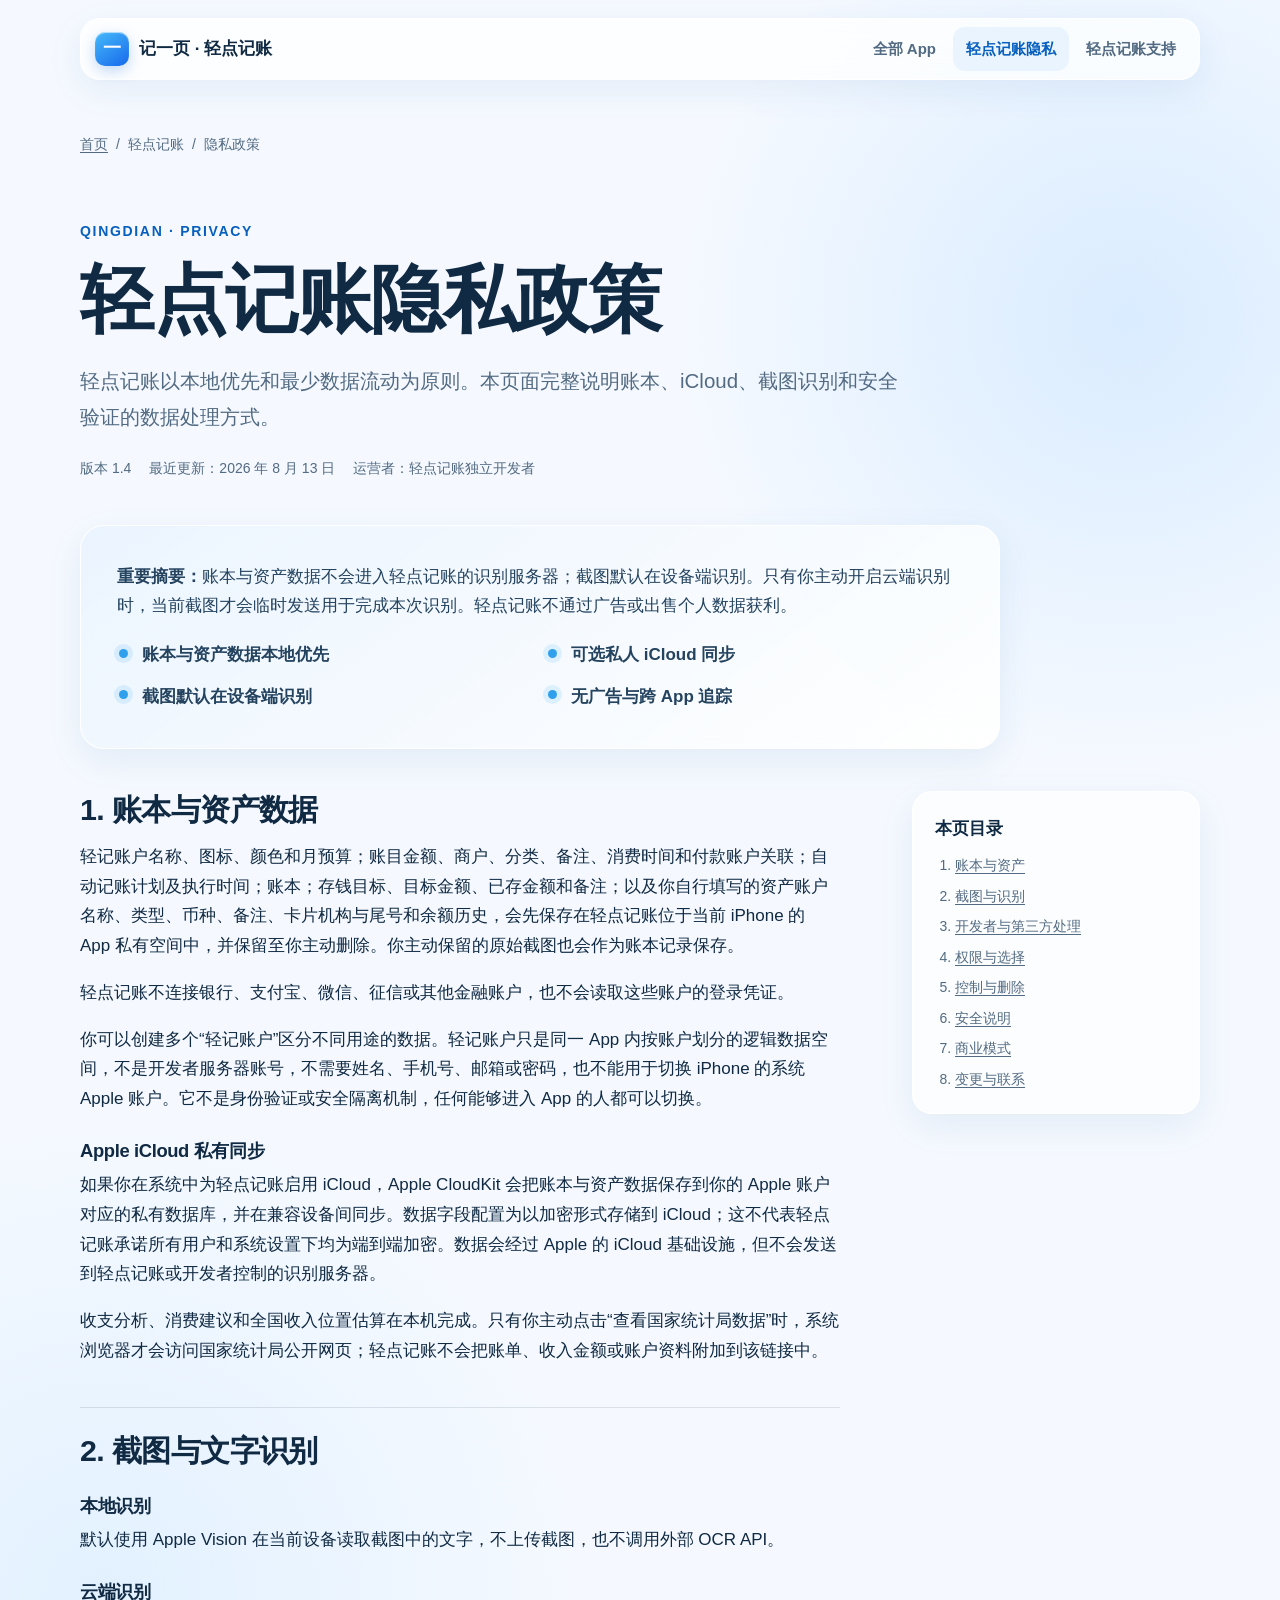
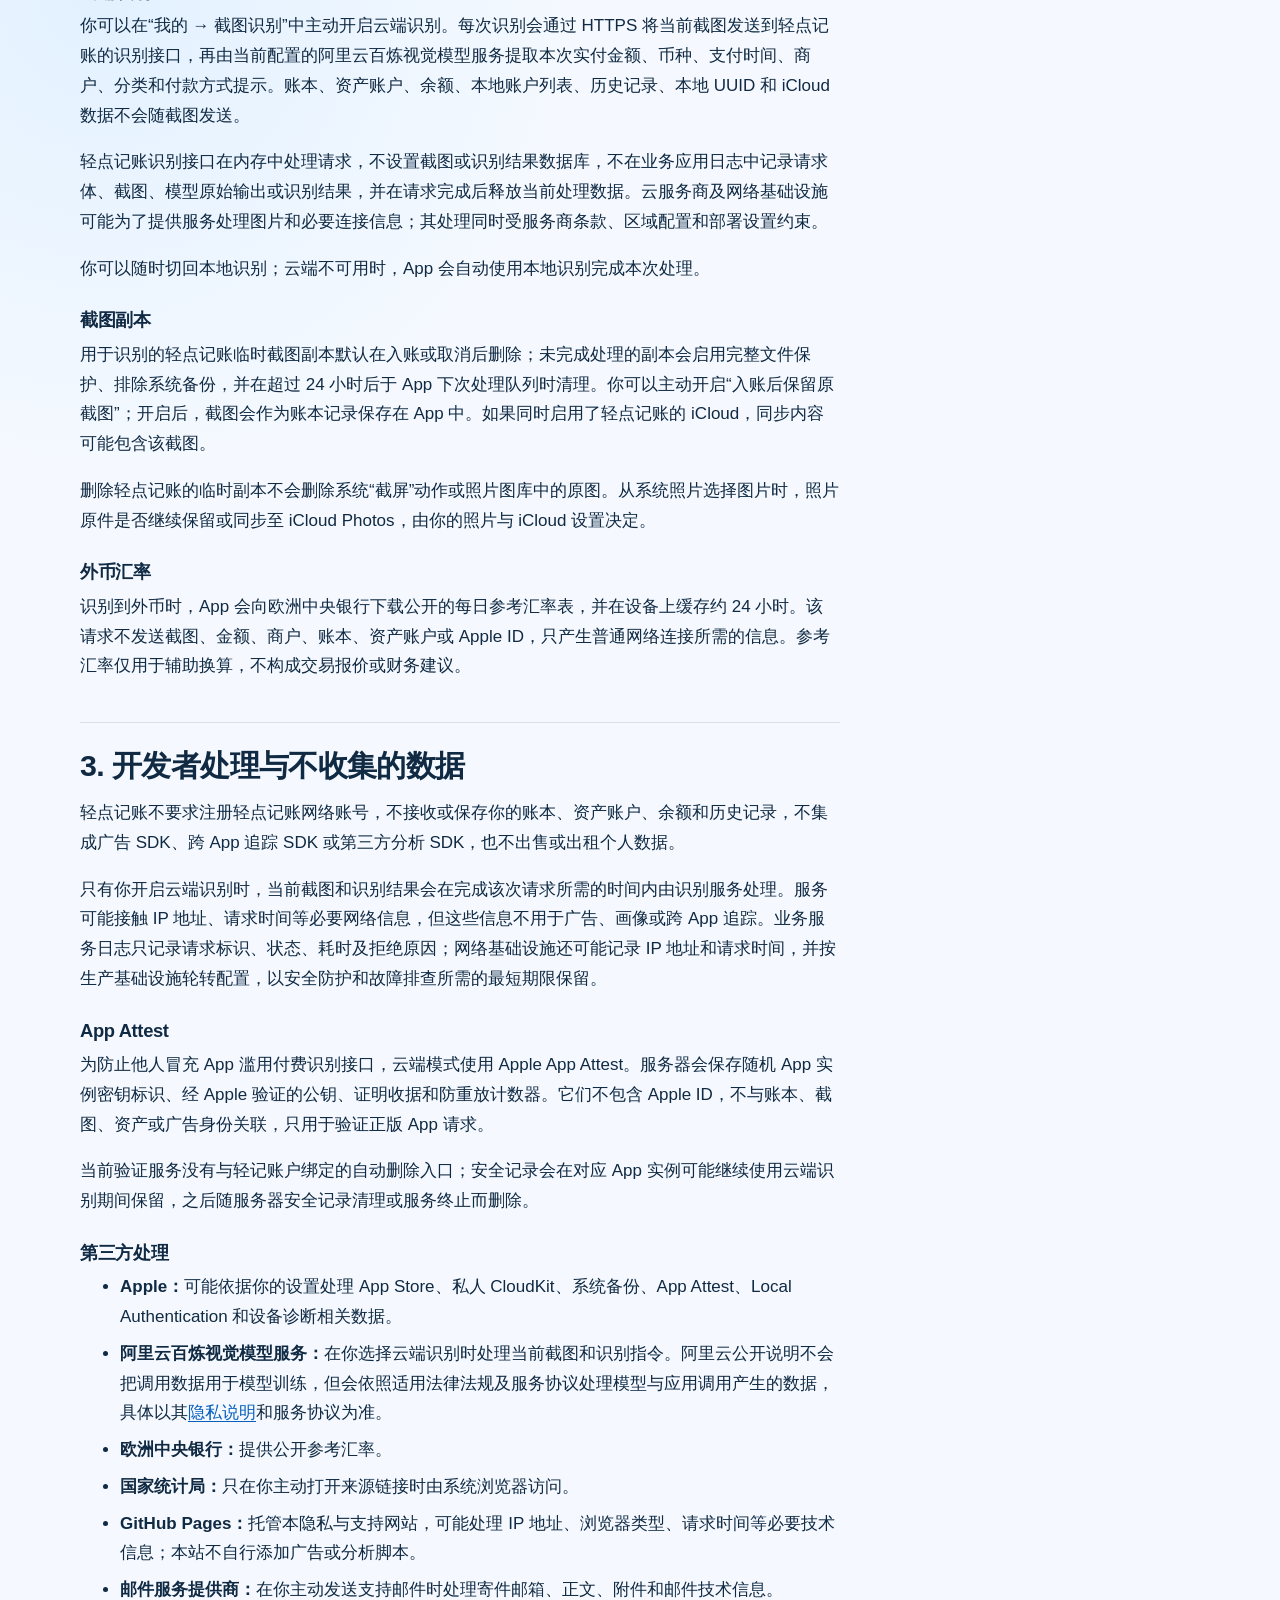
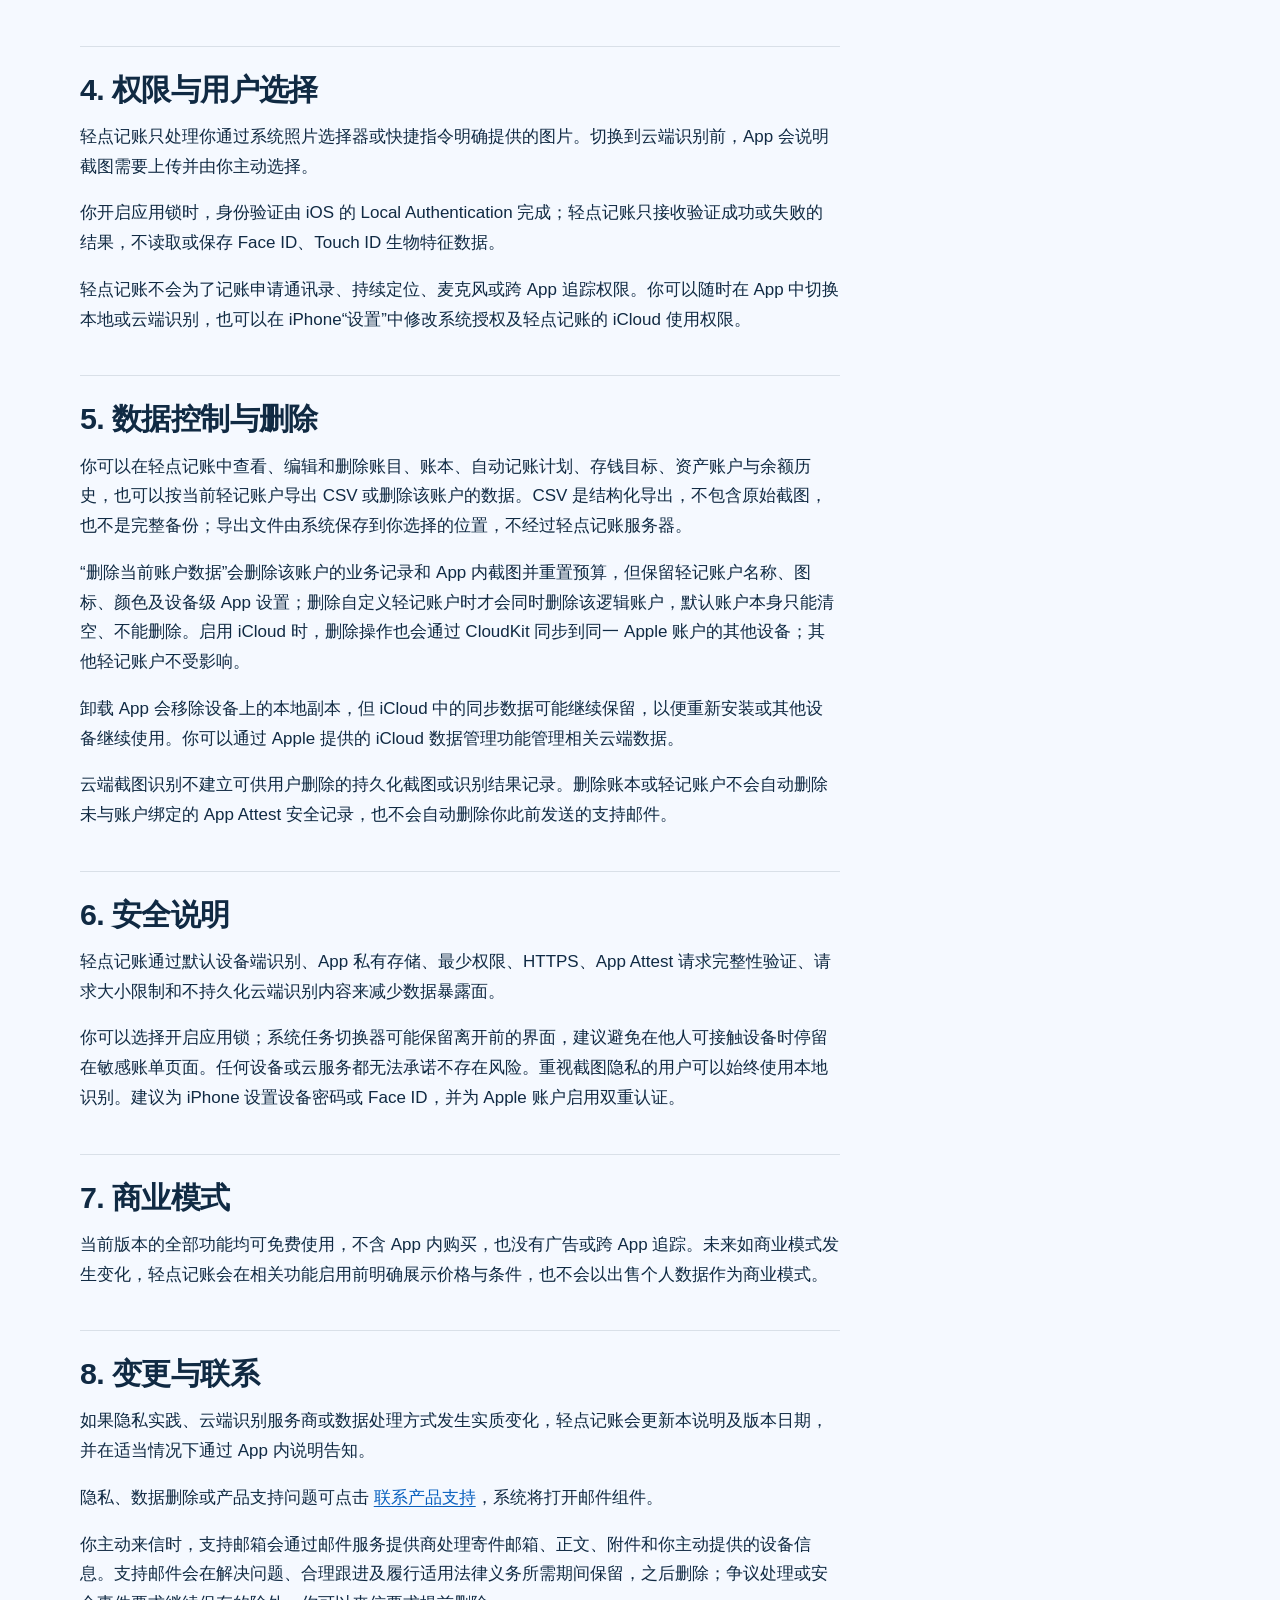
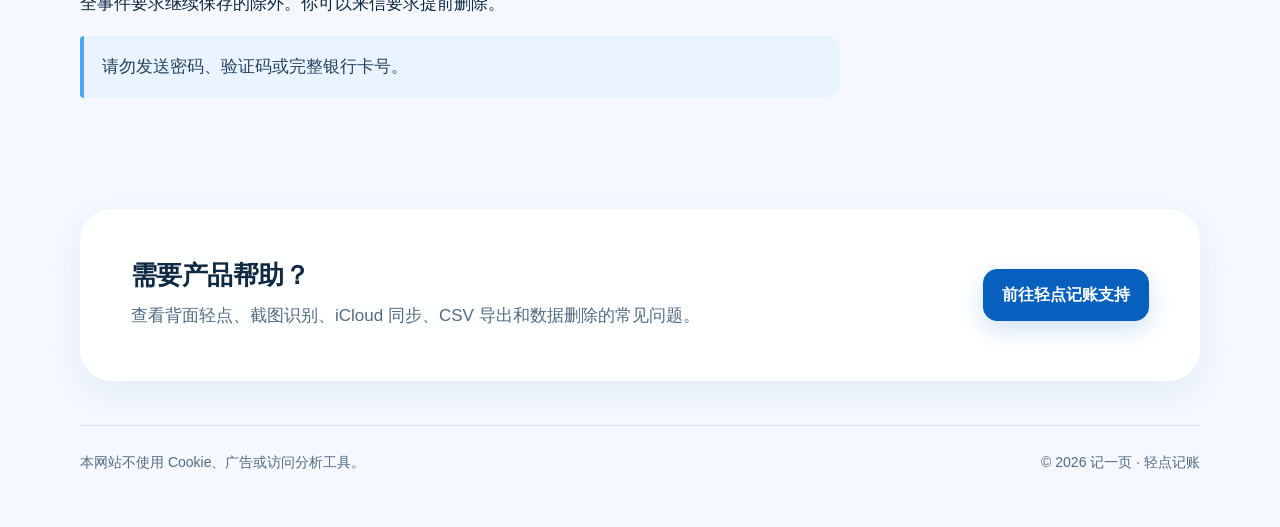
<file: qingdian/privacy/index.html>
<!doctype html>
<html lang="zh-CN">
<head>
  <meta charset="utf-8">
  <meta name="viewport" content="width=device-width, initial-scale=1">
  <title>轻点记账隐私政策｜官方支持</title>
  <meta name="description" content="了解轻点记账如何处理本地账本、iCloud 同步、截图识别、App Attest，以及数据导出与删除。">
  <link rel="canonical" href="https://apps.xieanqing.top/qingdian/privacy/">
  <meta property="og:type" content="article">
  <meta property="og:locale" content="zh_CN">
  <meta property="og:title" content="轻点记账隐私政策">
  <meta property="og:description" content="轻点记账对本地账本、iCloud、截图识别和数据删除的完整说明。">
  <meta property="og:url" content="https://apps.xieanqing.top/qingdian/privacy/">
  <link rel="icon" href="/assets/favicon.svg" type="image/svg+xml">
  <link rel="stylesheet" href="/assets/styles.css">
</head>
<body>
  <a class="skip-link" href="#main">跳到主要内容</a>
  <header class="site-header">
    <nav class="container nav-shell" aria-label="主导航">
      <a class="brand" href="/">
        <span class="brand-mark" aria-hidden="true">一</span>
        <span>记一页 · 轻点记账</span>
      </a>
      <div class="nav-links">
        <a href="/">全部 App</a>
        <a href="/qingdian/privacy/" aria-current="page">轻点记账隐私</a>
        <a href="/qingdian/support/">轻点记账支持</a>
      </div>
    </nav>
  </header>

  <main id="main">
    <div class="container">
      <nav class="breadcrumb" aria-label="面包屑">
        <a href="/">首页</a><span aria-hidden="true">/</span><span>轻点记账</span><span aria-hidden="true">/</span><span>隐私政策</span>
      </nav>
      <header class="page-hero">
        <p class="eyebrow">QingDian · Privacy</p>
        <h1>轻点记账隐私政策</h1>
        <p class="lead">轻点记账以本地优先和最少数据流动为原则。本页面完整说明账本、iCloud、截图识别和安全验证的数据处理方式。</p>
        <div class="policy-meta">
          <span>版本 1.4</span>
          <span>最近更新：2026 年 8 月 13 日</span>
          <span>运营者：轻点记账独立开发者</span>
        </div>
      </header>

      <div class="summary-card">
        <p><strong>重要摘要：</strong>账本与资产数据不会进入轻点记账的识别服务器；截图默认在设备端识别。只有你主动开启云端识别时，当前截图才会临时发送用于完成本次识别。轻点记账不通过广告或出售个人数据获利。</p>
        <ul class="highlights">
          <li>账本与资产数据本地优先</li>
          <li>可选私人 iCloud 同步</li>
          <li>截图默认在设备端识别</li>
          <li>无广告与跨 App 追踪</li>
        </ul>
      </div>

      <div class="article-layout">
        <article class="article-body">
          <section id="ledger">
            <h2>1. 账本与资产数据</h2>
            <p>轻记账户名称、图标、颜色和月预算；账目金额、商户、分类、备注、消费时间和付款账户关联；自动记账计划及执行时间；账本；存钱目标、目标金额、已存金额和备注；以及你自行填写的资产账户名称、类型、币种、备注、卡片机构与尾号和余额历史，会先保存在轻点记账位于当前 iPhone 的 App 私有空间中，并保留至你主动删除。你主动保留的原始截图也会作为账本记录保存。</p>
            <p>轻点记账不连接银行、支付宝、微信、征信或其他金融账户，也不会读取这些账户的登录凭证。</p>
            <p>你可以创建多个“轻记账户”区分不同用途的数据。轻记账户只是同一 App 内按账户划分的逻辑数据空间，不是开发者服务器账号，不需要姓名、手机号、邮箱或密码，也不能用于切换 iPhone 的系统 Apple 账户。它不是身份验证或安全隔离机制，任何能够进入 App 的人都可以切换。</p>
            <h3>Apple iCloud 私有同步</h3>
            <p>如果你在系统中为轻点记账启用 iCloud，Apple CloudKit 会把账本与资产数据保存到你的 Apple 账户对应的私有数据库，并在兼容设备间同步。数据字段配置为以加密形式存储到 iCloud；这不代表轻点记账承诺所有用户和系统设置下均为端到端加密。数据会经过 Apple 的 iCloud 基础设施，但不会发送到轻点记账或开发者控制的识别服务器。</p>
            <p>收支分析、消费建议和全国收入位置估算在本机完成。只有你主动点击“查看国家统计局数据”时，系统浏览器才会访问国家统计局公开网页；轻点记账不会把账单、收入金额或账户资料附加到该链接中。</p>
          </section>

          <section id="recognition">
            <h2>2. 截图与文字识别</h2>
            <h3>本地识别</h3>
            <p>默认使用 Apple Vision 在当前设备读取截图中的文字，不上传截图，也不调用外部 OCR API。</p>
            <h3>云端识别</h3>
            <p>你可以在“我的 → 截图识别”中主动开启云端识别。每次识别会通过 HTTPS 将当前截图发送到轻点记账的识别接口，再由当前配置的阿里云百炼视觉模型服务提取本次实付金额、币种、支付时间、商户、分类和付款方式提示。账本、资产账户、余额、本地账户列表、历史记录、本地 UUID 和 iCloud 数据不会随截图发送。</p>
            <p>轻点记账识别接口在内存中处理请求，不设置截图或识别结果数据库，不在业务应用日志中记录请求体、截图、模型原始输出或识别结果，并在请求完成后释放当前处理数据。云服务商及网络基础设施可能为了提供服务处理图片和必要连接信息；其处理同时受服务商条款、区域配置和部署设置约束。</p>
            <p>你可以随时切回本地识别；云端不可用时，App 会自动使用本地识别完成本次处理。</p>
            <h3>截图副本</h3>
            <p>用于识别的轻点记账临时截图副本默认在入账或取消后删除；未完成处理的副本会启用完整文件保护、排除系统备份，并在超过 24 小时后于 App 下次处理队列时清理。你可以主动开启“入账后保留原截图”；开启后，截图会作为账本记录保存在 App 中。如果同时启用了轻点记账的 iCloud，同步内容可能包含该截图。</p>
            <p>删除轻点记账的临时副本不会删除系统“截屏”动作或照片图库中的原图。从系统照片选择图片时，照片原件是否继续保留或同步至 iCloud Photos，由你的照片与 iCloud 设置决定。</p>
            <h3>外币汇率</h3>
            <p>识别到外币时，App 会向欧洲中央银行下载公开的每日参考汇率表，并在设备上缓存约 24 小时。该请求不发送截图、金额、商户、账本、资产账户或 Apple ID，只产生普通网络连接所需的信息。参考汇率仅用于辅助换算，不构成交易报价或财务建议。</p>
          </section>

          <section id="developer-processing">
            <h2>3. 开发者处理与不收集的数据</h2>
            <p>轻点记账不要求注册轻点记账网络账号，不接收或保存你的账本、资产账户、余额和历史记录，不集成广告 SDK、跨 App 追踪 SDK 或第三方分析 SDK，也不出售或出租个人数据。</p>
            <p>只有你开启云端识别时，当前截图和识别结果会在完成该次请求所需的时间内由识别服务处理。服务可能接触 IP 地址、请求时间等必要网络信息，但这些信息不用于广告、画像或跨 App 追踪。业务服务日志只记录请求标识、状态、耗时及拒绝原因；网络基础设施还可能记录 IP 地址和请求时间，并按生产基础设施轮转配置，以安全防护和故障排查所需的最短期限保留。</p>
            <h3>App Attest</h3>
            <p>为防止他人冒充 App 滥用付费识别接口，云端模式使用 Apple App Attest。服务器会保存随机 App 实例密钥标识、经 Apple 验证的公钥、证明收据和防重放计数器。它们不包含 Apple ID，不与账本、截图、资产或广告身份关联，只用于验证正版 App 请求。</p>
            <p>当前验证服务没有与轻记账户绑定的自动删除入口；安全记录会在对应 App 实例可能继续使用云端识别期间保留，之后随服务器安全记录清理或服务终止而删除。</p>
            <h3>第三方处理</h3>
            <ul>
              <li><strong>Apple：</strong>可能依据你的设置处理 App Store、私人 CloudKit、系统备份、App Attest、Local Authentication 和设备诊断相关数据。</li>
              <li><strong>阿里云百炼视觉模型服务：</strong>在你选择云端识别时处理当前截图和识别指令。阿里云公开说明不会把调用数据用于模型训练，但会依照适用法律法规及服务协议处理模型与应用调用产生的数据，具体以其<a href="https://help.aliyun.com/zh/model-studio/privacy-notice" rel="noopener noreferrer">隐私说明</a>和服务协议为准。</li>
              <li><strong>欧洲中央银行：</strong>提供公开参考汇率。</li>
              <li><strong>国家统计局：</strong>只在你主动打开来源链接时由系统浏览器访问。</li>
              <li><strong>GitHub Pages：</strong>托管本隐私与支持网站，可能处理 IP 地址、浏览器类型、请求时间等必要技术信息；本站不自行添加广告或分析脚本。</li>
              <li><strong>邮件服务提供商：</strong>在你主动发送支持邮件时处理寄件邮箱、正文、附件和邮件技术信息。</li>
            </ul>
          </section>

          <section id="permissions">
            <h2>4. 权限与用户选择</h2>
            <p>轻点记账只处理你通过系统照片选择器或快捷指令明确提供的图片。切换到云端识别前，App 会说明截图需要上传并由你主动选择。</p>
            <p>你开启应用锁时，身份验证由 iOS 的 Local Authentication 完成；轻点记账只接收验证成功或失败的结果，不读取或保存 Face ID、Touch ID 生物特征数据。</p>
            <p>轻点记账不会为了记账申请通讯录、持续定位、麦克风或跨 App 追踪权限。你可以随时在 App 中切换本地或云端识别，也可以在 iPhone“设置”中修改系统授权及轻点记账的 iCloud 使用权限。</p>
          </section>

          <section id="control-delete">
            <h2>5. 数据控制与删除</h2>
            <p>你可以在轻点记账中查看、编辑和删除账目、账本、自动记账计划、存钱目标、资产账户与余额历史，也可以按当前轻记账户导出 CSV 或删除该账户的数据。CSV 是结构化导出，不包含原始截图，也不是完整备份；导出文件由系统保存到你选择的位置，不经过轻点记账服务器。</p>
            <p>“删除当前账户数据”会删除该账户的业务记录和 App 内截图并重置预算，但保留轻记账户名称、图标、颜色及设备级 App 设置；删除自定义轻记账户时才会同时删除该逻辑账户，默认账户本身只能清空、不能删除。启用 iCloud 时，删除操作也会通过 CloudKit 同步到同一 Apple 账户的其他设备；其他轻记账户不受影响。</p>
            <p>卸载 App 会移除设备上的本地副本，但 iCloud 中的同步数据可能继续保留，以便重新安装或其他设备继续使用。你可以通过 Apple 提供的 iCloud 数据管理功能管理相关云端数据。</p>
            <p>云端截图识别不建立可供用户删除的持久化截图或识别结果记录。删除账本或轻记账户不会自动删除未与账户绑定的 App Attest 安全记录，也不会自动删除你此前发送的支持邮件。</p>
          </section>

          <section id="security">
            <h2>6. 安全说明</h2>
            <p>轻点记账通过默认设备端识别、App 私有存储、最少权限、HTTPS、App Attest 请求完整性验证、请求大小限制和不持久化云端识别内容来减少数据暴露面。</p>
            <p>你可以选择开启应用锁；系统任务切换器可能保留离开前的界面，建议避免在他人可接触设备时停留在敏感账单页面。任何设备或云服务都无法承诺不存在风险。重视截图隐私的用户可以始终使用本地识别。建议为 iPhone 设置设备密码或 Face ID，并为 Apple 账户启用双重认证。</p>
          </section>

          <section id="business">
            <h2>7. 商业模式</h2>
            <p>当前版本的全部功能均可免费使用，不含 App 内购买，也没有广告或跨 App 追踪。未来如商业模式发生变化，轻点记账会在相关功能启用前明确展示价格与条件，也不会以出售个人数据作为商业模式。</p>
          </section>

          <section id="changes-contact">
            <h2>8. 变更与联系</h2>
            <p>如果隐私实践、云端识别服务商或数据处理方式发生实质变化，轻点记账会更新本说明及版本日期，并在适当情况下通过 App 内说明告知。</p>
            <p>隐私、数据删除或产品支持问题可点击 <a href="mailto:xieanqing6@foxmail.com?subject=%E8%BD%BB%E7%82%B9%E8%AE%B0%E8%B4%A6%E9%9A%90%E7%A7%81%E8%AF%B7%E6%B1%82">联系产品支持</a>，系统将打开邮件组件。</p>
            <p>你主动来信时，支持邮箱会通过邮件服务提供商处理寄件邮箱、正文、附件和你主动提供的设备信息。支持邮件会在解决问题、合理跟进及履行适用法律义务所需期间保留，之后删除；争议处理或安全事件要求继续保存的除外。你可以来信要求提前删除。</p>
            <p class="notice">请勿发送密码、验证码或完整银行卡号。</p>
          </section>
        </article>

        <aside class="toc" aria-label="本页目录">
          <strong>本页目录</strong>
          <ol>
            <li><a href="#ledger">账本与资产</a></li>
            <li><a href="#recognition">截图与识别</a></li>
            <li><a href="#developer-processing">开发者与第三方处理</a></li>
            <li><a href="#permissions">权限与选择</a></li>
            <li><a href="#control-delete">控制与删除</a></li>
            <li><a href="#security">安全说明</a></li>
            <li><a href="#business">商业模式</a></li>
            <li><a href="#changes-contact">变更与联系</a></li>
          </ol>
        </aside>
      </div>

      <section class="contact-card" aria-labelledby="support-link-title">
        <div>
          <h2 id="support-link-title">需要产品帮助？</h2>
          <p>查看背面轻点、截图识别、iCloud 同步、CSV 导出和数据删除的常见问题。</p>
        </div>
        <a class="button" href="/qingdian/support/">前往轻点记账支持</a>
      </section>
    </div>
  </main>

  <footer class="site-footer">
    <div class="container footer-shell">
      <p>本网站不使用 Cookie、广告或访问分析工具。</p>
      <p>© 2026 记一页 · 轻点记账</p>
    </div>
  </footer>
</body>
</html>
</file>
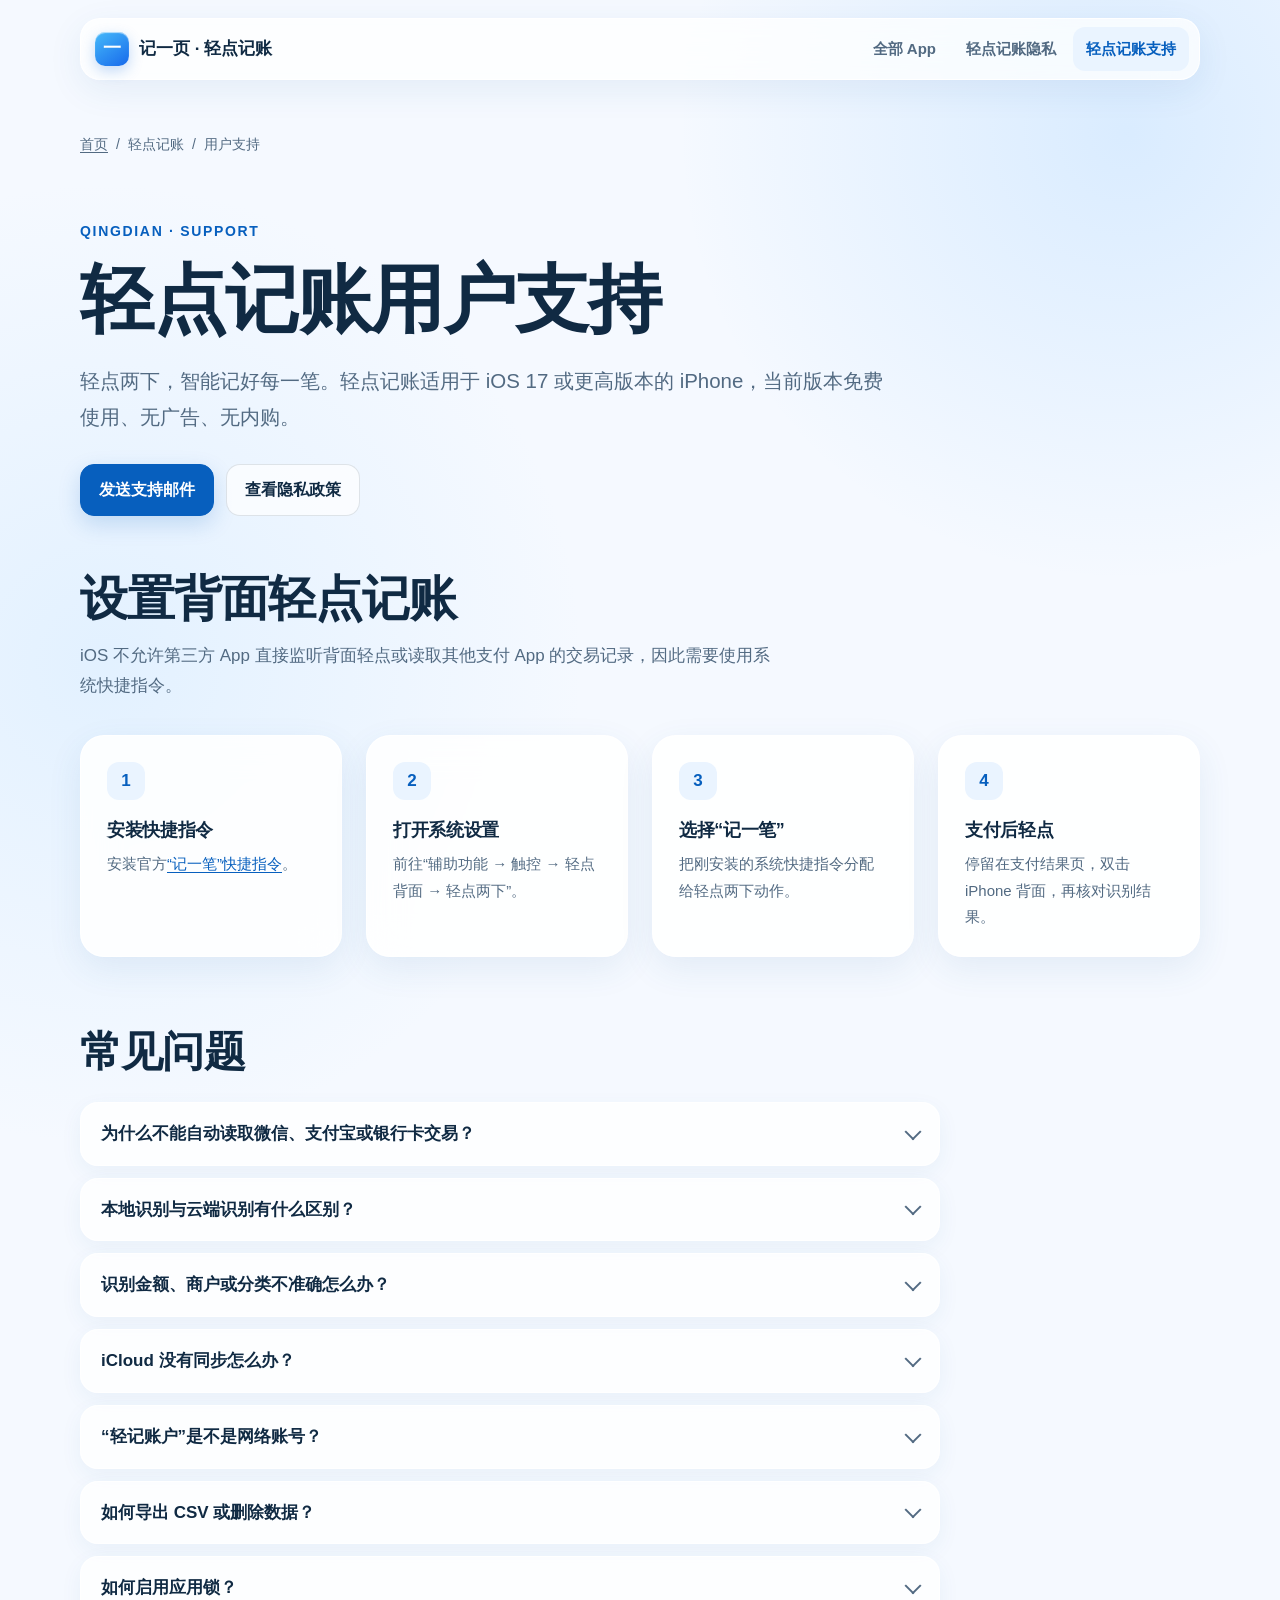
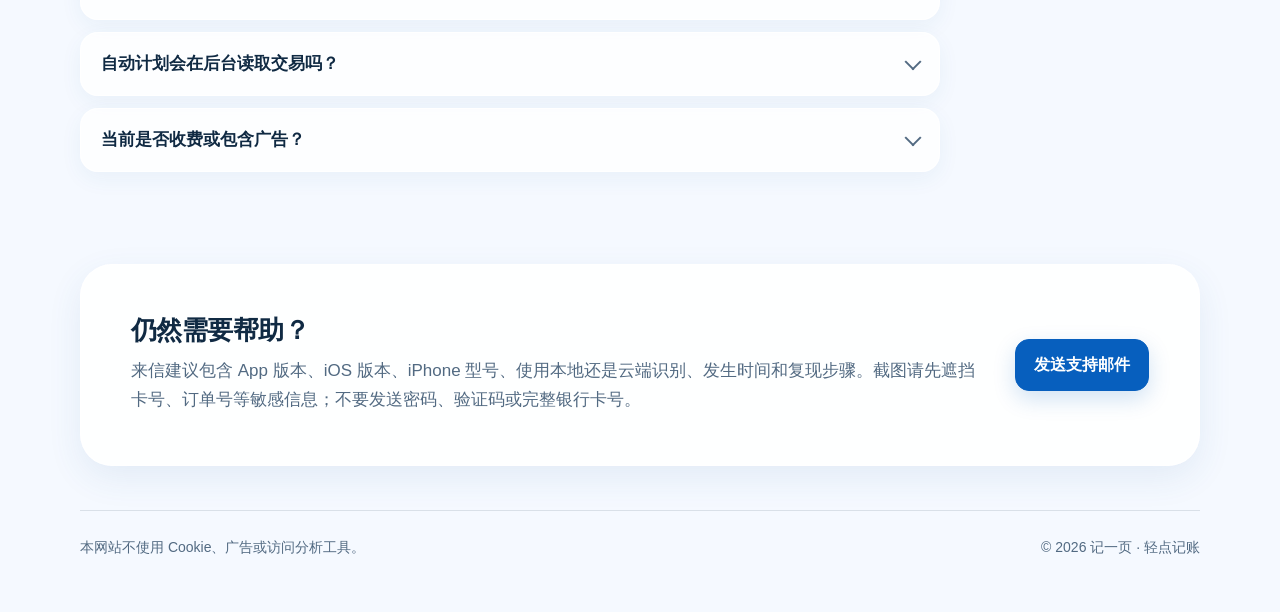
<file: qingdian/support/index.html>
<!doctype html>
<html lang="zh-CN">
<head>
  <meta charset="utf-8">
  <meta name="viewport" content="width=device-width, initial-scale=1">
  <title>轻点记账用户支持｜官方支持</title>
  <meta name="description" content="轻点记账官方用户支持：快捷指令、背面轻点、截图识别、iCloud 同步、数据导出与删除常见问题。">
  <link rel="canonical" href="https://apps.xieanqing.top/qingdian/support/">
  <meta property="og:type" content="website">
  <meta property="og:locale" content="zh_CN">
  <meta property="og:title" content="轻点记账用户支持">
  <meta property="og:description" content="背面轻点、截图识别、iCloud、数据导出与删除帮助。">
  <meta property="og:url" content="https://apps.xieanqing.top/qingdian/support/">
  <link rel="icon" href="/assets/favicon.svg" type="image/svg+xml">
  <link rel="stylesheet" href="/assets/styles.css">
</head>
<body>
  <a class="skip-link" href="#main">跳到主要内容</a>
  <header class="site-header">
    <nav class="container nav-shell" aria-label="主导航">
      <a class="brand" href="/">
        <span class="brand-mark" aria-hidden="true">一</span>
        <span>记一页 · 轻点记账</span>
      </a>
      <div class="nav-links">
        <a href="/">全部 App</a>
        <a href="/qingdian/privacy/">轻点记账隐私</a>
        <a href="/qingdian/support/" aria-current="page">轻点记账支持</a>
      </div>
    </nav>
  </header>

  <main id="main">
    <div class="container">
      <nav class="breadcrumb" aria-label="面包屑">
        <a href="/">首页</a><span aria-hidden="true">/</span><span>轻点记账</span><span aria-hidden="true">/</span><span>用户支持</span>
      </nav>
      <header class="page-hero">
        <p class="eyebrow">QingDian · Support</p>
        <h1>轻点记账用户支持</h1>
        <p class="lead">轻点两下，智能记好每一笔。轻点记账适用于 iOS 17 或更高版本的 iPhone，当前版本免费使用、无广告、无内购。</p>
        <div class="hero-actions">
          <a class="button" href="mailto:xieanqing6@foxmail.com?subject=%E8%BD%BB%E7%82%B9%E8%AE%B0%E8%B4%A6%E7%94%A8%E6%88%B7%E5%8F%8D%E9%A6%88">发送支持邮件</a>
          <a class="button secondary" href="/qingdian/privacy/">查看隐私政策</a>
        </div>
      </header>

      <section class="steps-section" aria-labelledby="quick-start-title">
        <div class="section-heading">
          <h2 id="quick-start-title">设置背面轻点记账</h2>
          <p>iOS 不允许第三方 App 直接监听背面轻点或读取其他支付 App 的交易记录，因此需要使用系统快捷指令。</p>
        </div>
        <div class="step-grid">
          <article class="step-card">
            <h3>安装快捷指令</h3>
            <p>安装官方<a href="https://www.icloud.com/shortcuts/d08e88858f1443de87066b5d1be4dde1" rel="noopener noreferrer">“记一笔”快捷指令</a>。</p>
          </article>
          <article class="step-card">
            <h3>打开系统设置</h3>
            <p>前往“辅助功能 → 触控 → 轻点背面 → 轻点两下”。</p>
          </article>
          <article class="step-card">
            <h3>选择“记一笔”</h3>
            <p>把刚安装的系统快捷指令分配给轻点两下动作。</p>
          </article>
          <article class="step-card">
            <h3>支付后轻点</h3>
            <p>停留在支付结果页，双击 iPhone 背面，再核对识别结果。</p>
          </article>
        </div>
      </section>

      <section class="faq-section" aria-labelledby="faq-title">
        <h2 id="faq-title">常见问题</h2>

        <details>
          <summary>为什么不能自动读取微信、支付宝或银行卡交易？</summary>
          <div class="details-body">
            <p>iOS 不允许轻点记账读取其他 App 的交易记录或监听系统背面轻点。轻点记账也不连接银行、支付宝、微信或征信账户。因此需要由你触发快捷指令提供截图，再确认识别结果。</p>
          </div>
        </details>

        <details>
          <summary>本地识别与云端识别有什么区别？</summary>
          <div class="details-body">
            <p>默认的本地识别使用 Apple Vision 在当前设备处理，截图不会上传。你可以在“我的 → 截图识别”主动开启云端识别；开启后，当前截图会通过轻点记账接口交给云端视觉模型完成本次识别。云端不可用时，App 会自动尝试本地识别。</p>
          </div>
        </details>

        <details>
          <summary>识别金额、商户或分类不准确怎么办？</summary>
          <div class="details-body">
            <p>请确认截图清晰、金额未被遮挡，并在保存前核对金额、收支类型、商户、分类、时间和付款账户。识别结果只是辅助填写，重要记录不应只依赖自动识别。你也可以切换本地或云端模式比较结果。</p>
          </div>
        </details>

        <details>
          <summary>iCloud 没有同步怎么办？</summary>
          <div class="details-body">
            <ol>
              <li>确认 iPhone 已登录 Apple 账户；</li>
              <li>确认系统设置允许轻点记账使用 iCloud；</li>
              <li>确认网络连接正常；</li>
              <li>打开“我的”查看 iCloud 状态；</li>
              <li>保持 App 在前台运行片刻后重新检查。</li>
            </ol>
            <p>只保存在本地且未备份的数据，更换设备后可能无法恢复。</p>
          </div>
        </details>

        <details>
          <summary>“轻记账户”是不是网络账号？</summary>
          <div class="details-body">
            <p>不是。它是同一 App 和私人 CloudKit 内划分数据的逻辑空间，不需要密码，也不能切换 iPhone 的 Apple 账户。它不构成安全隔离，任何能够进入 App 的人都可以切换。</p>
          </div>
        </details>

        <details>
          <summary>如何导出 CSV 或删除数据？</summary>
          <div class="details-body">
            <p>在“我的 → 隐私与数据”中，可以导出当前轻记账户 CSV、清空当前账户的数据或删除自定义轻记账户。CSV 不包含原始截图，也不是完整备份。启用 iCloud 时，删除操作会同步到登录同一 Apple 账户的其他设备。</p>
          </div>
        </details>

        <details>
          <summary>如何启用应用锁？</summary>
          <div class="details-body">
            <p>可以在“我的”中启用 Face ID、Touch ID 或设备密码保护。验证由 iOS 完成，轻点记账不会读取生物特征。系统任务切换器仍可能保留界面快照，请避免在他人可接触设备时停留在敏感页面。</p>
          </div>
        </details>

        <details>
          <summary>自动计划会在后台读取交易吗？</summary>
          <div class="details-body">
            <p>不会。自动计划不会读取银行卡或支付平台。App 未运行时不会在后台访问交易数据；下次打开 App 后，会按计划日期补记应生成的记录。</p>
          </div>
        </details>

        <details>
          <summary>当前是否收费或包含广告？</summary>
          <div class="details-body">
            <p>当前版本全部功能免费使用，无 App 内购买、广告或跨 App 追踪。如果未来商业模式变化，会在相关功能启用前明确展示价格与条件。</p>
          </div>
        </details>
      </section>

      <section class="contact-card" aria-labelledby="contact-title">
        <div>
          <h2 id="contact-title">仍然需要帮助？</h2>
          <p>来信建议包含 App 版本、iOS 版本、iPhone 型号、使用本地还是云端识别、发生时间和复现步骤。截图请先遮挡卡号、订单号等敏感信息；不要发送密码、验证码或完整银行卡号。</p>
        </div>
        <a class="button" href="mailto:xieanqing6@foxmail.com?subject=%E8%BD%BB%E7%82%B9%E8%AE%B0%E8%B4%A6%E7%94%A8%E6%88%B7%E5%8F%8D%E9%A6%88">发送支持邮件</a>
      </section>
    </div>
  </main>

  <footer class="site-footer">
    <div class="container footer-shell">
      <p>本网站不使用 Cookie、广告或访问分析工具。</p>
      <p>© 2026 记一页 · 轻点记账</p>
    </div>
  </footer>
</body>
</html>
</file>
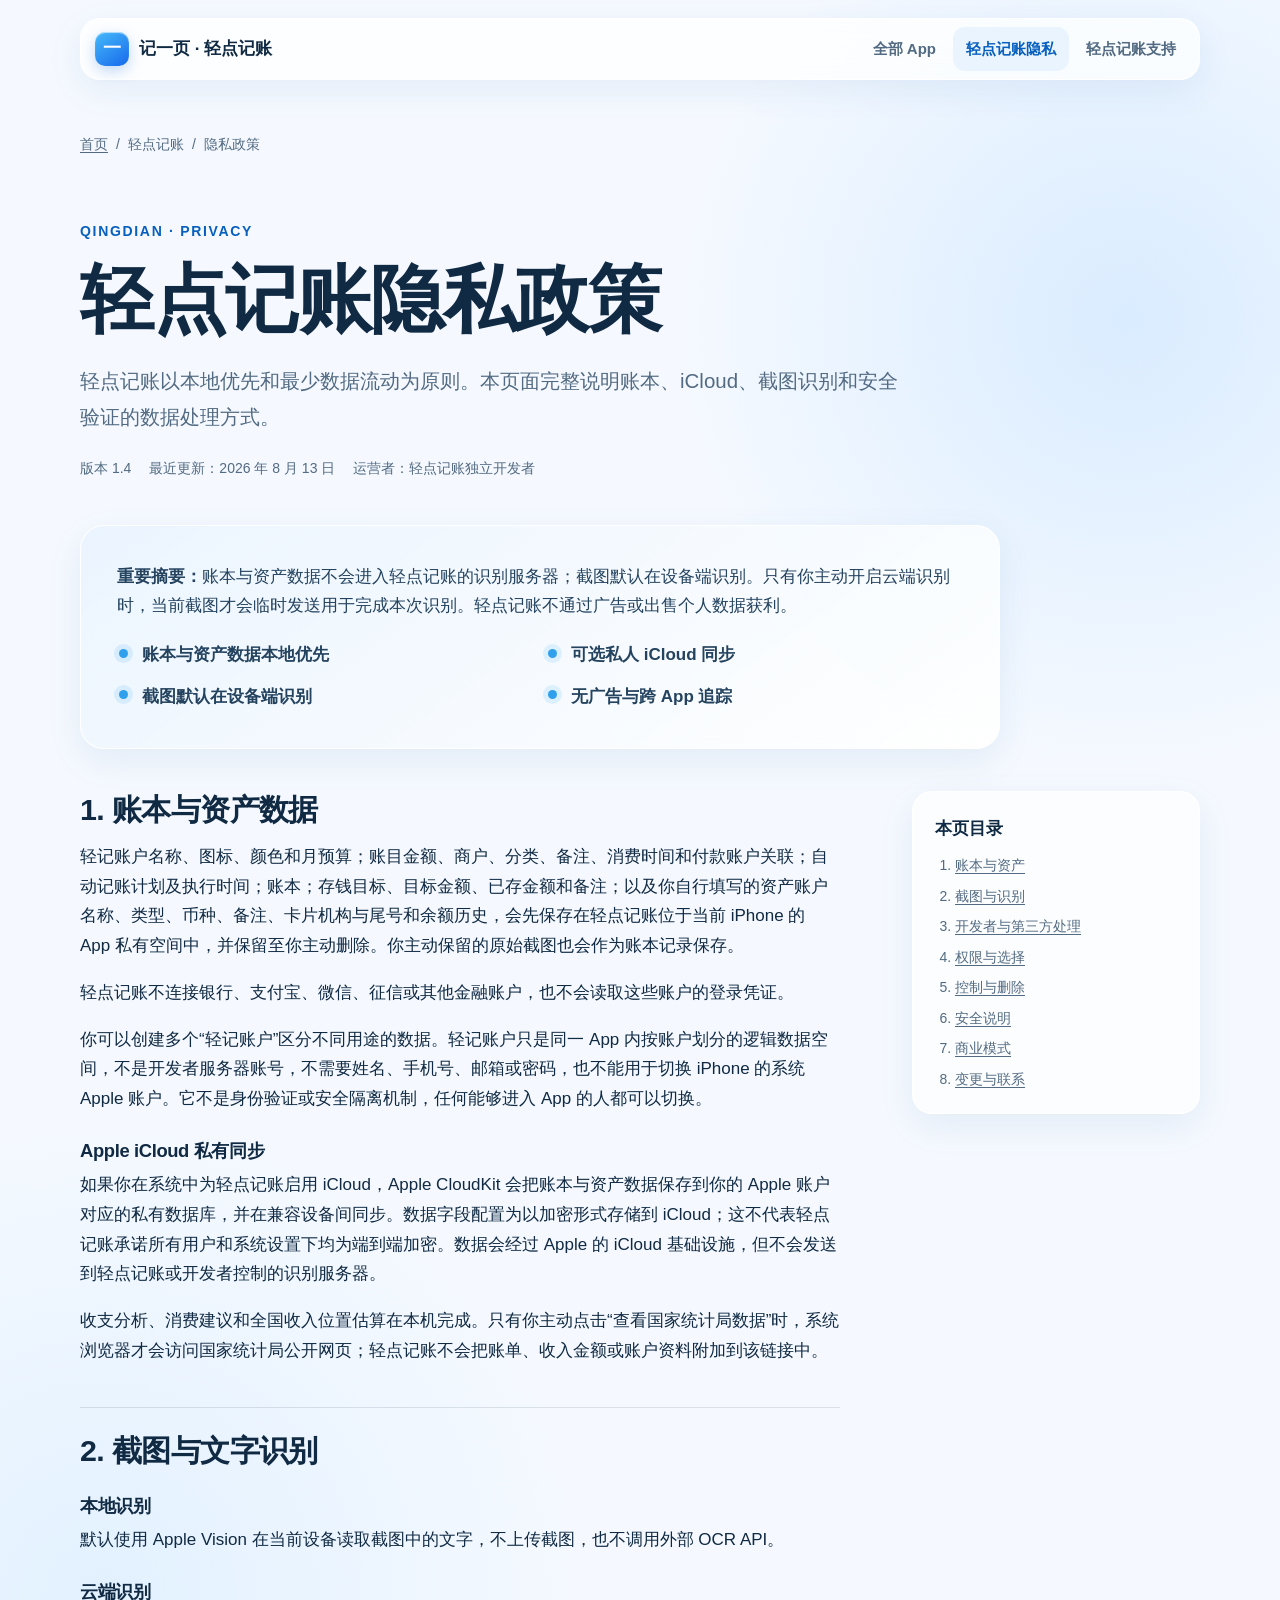
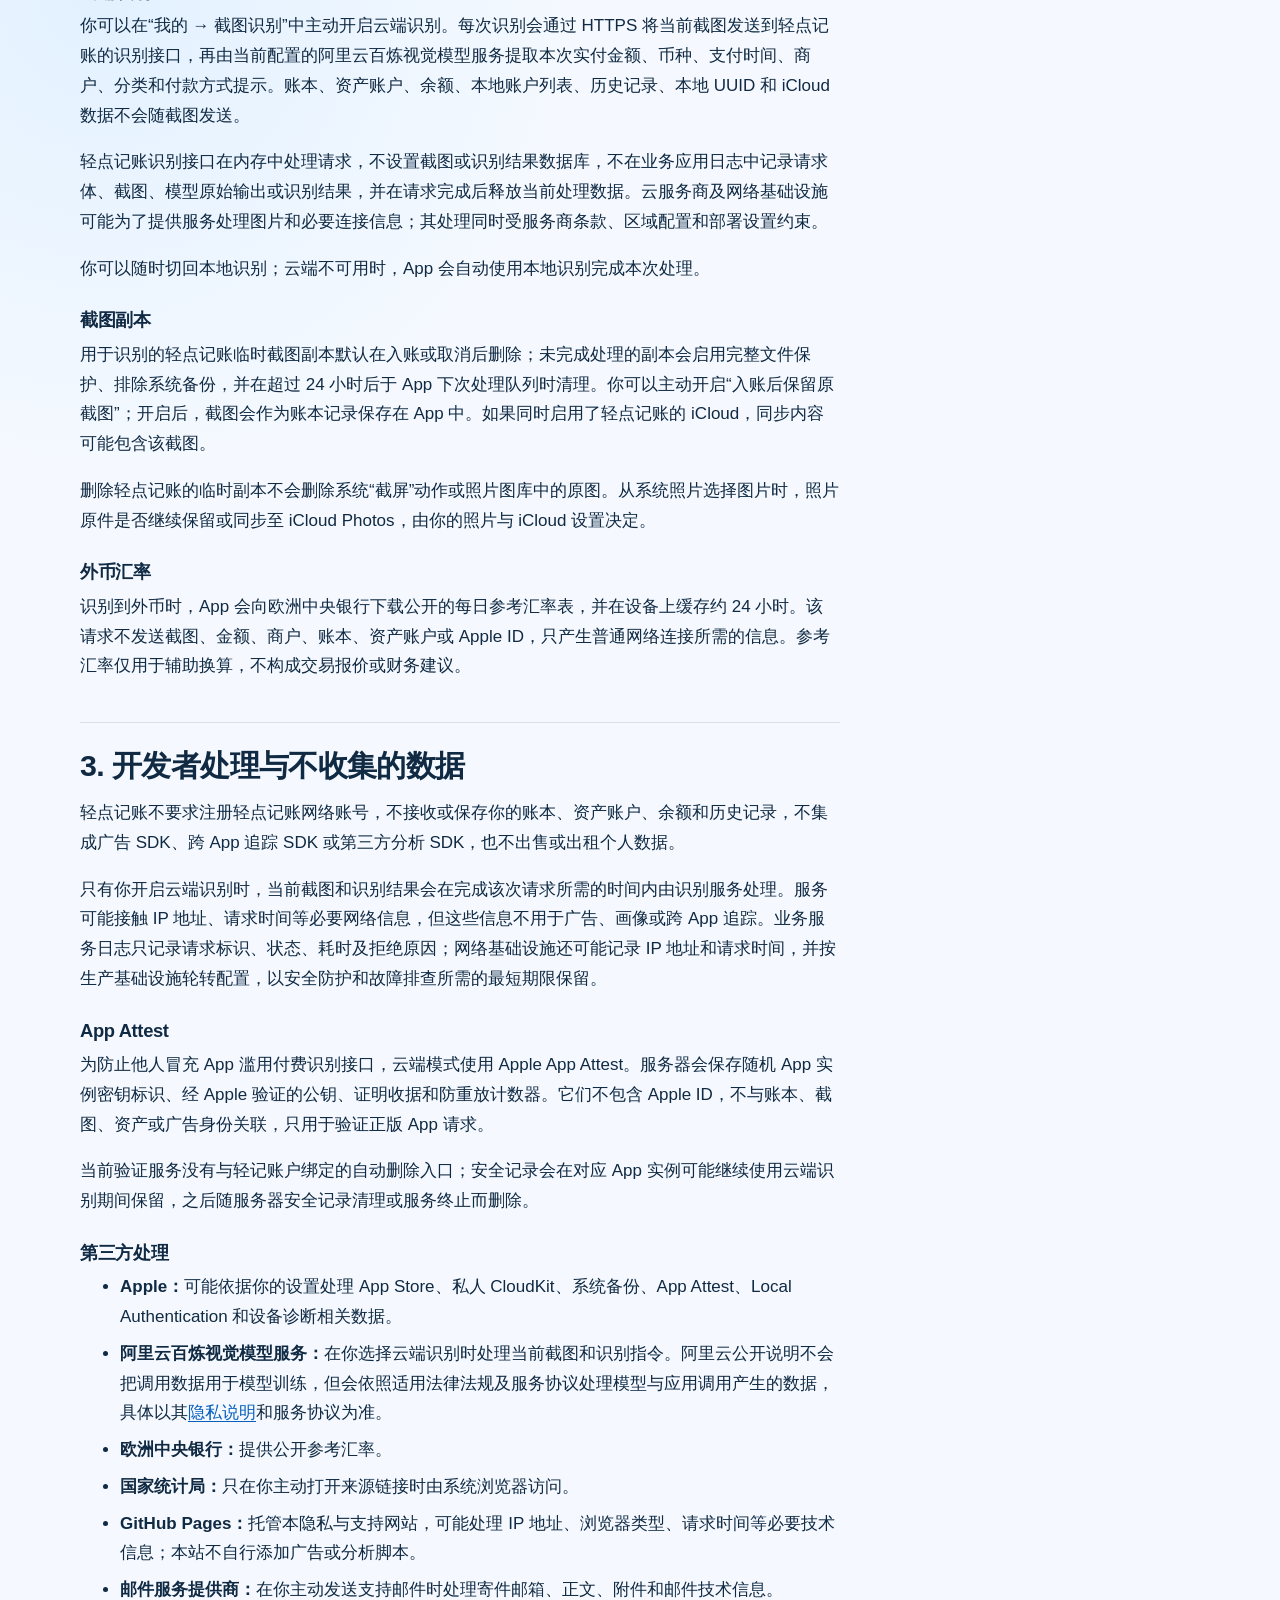
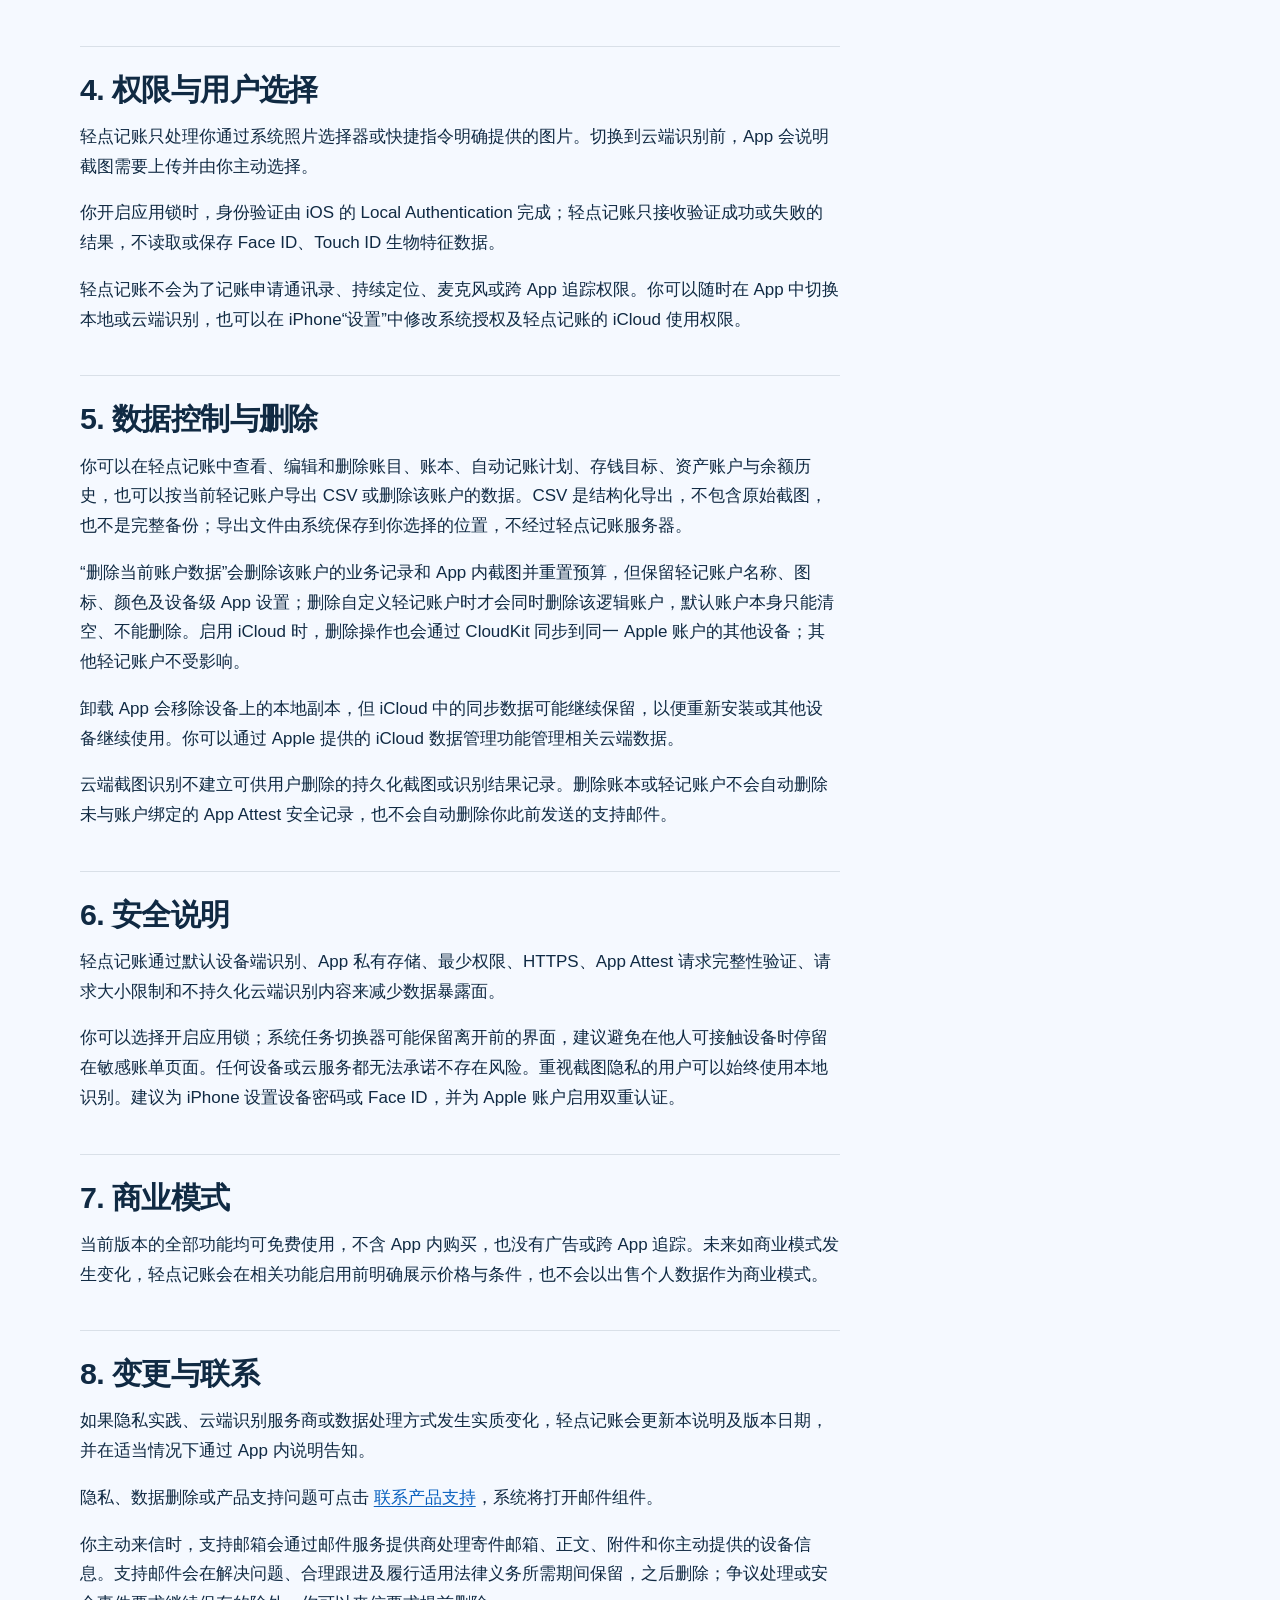
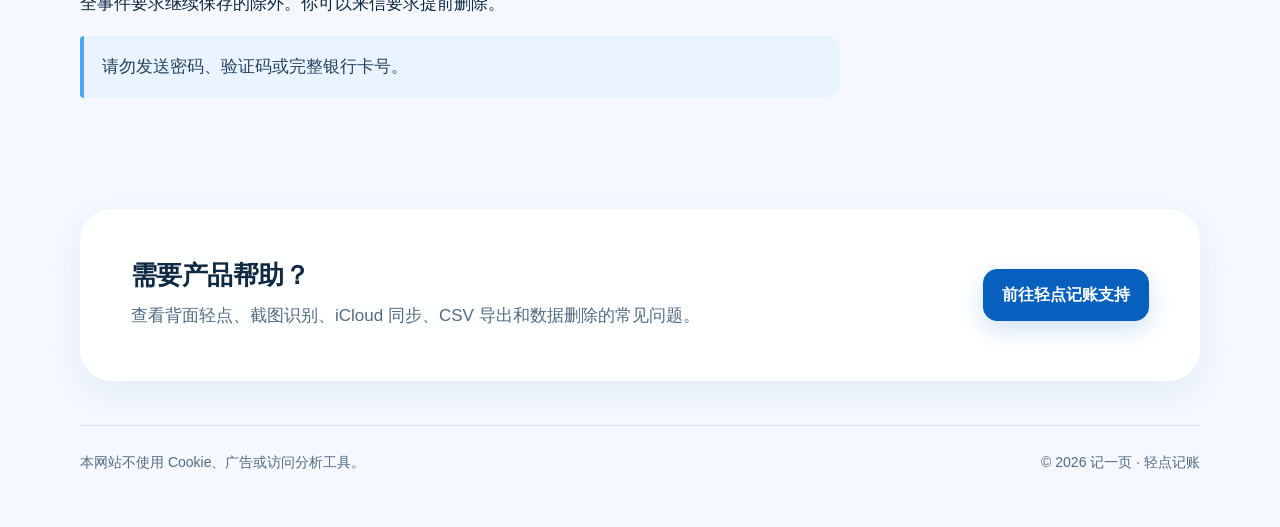
<file: qingji/privacy/index.html>
<!doctype html>
<html lang="zh-CN">
<head>
  <meta charset="utf-8">
  <meta name="viewport" content="width=device-width, initial-scale=1">
  <meta name="robots" content="noindex">
  <meta http-equiv="refresh" content="0; url=/qingdian/privacy/">
  <link rel="canonical" href="https://apps.xieanqing.top/qingdian/privacy/">
  <title>轻点记账隐私政策｜页面已迁移</title>
</head>
<body>
  <p>页面已迁移，请前往<a href="/qingdian/privacy/">轻点记账隐私政策</a>。</p>
</body>
</html>
</file>
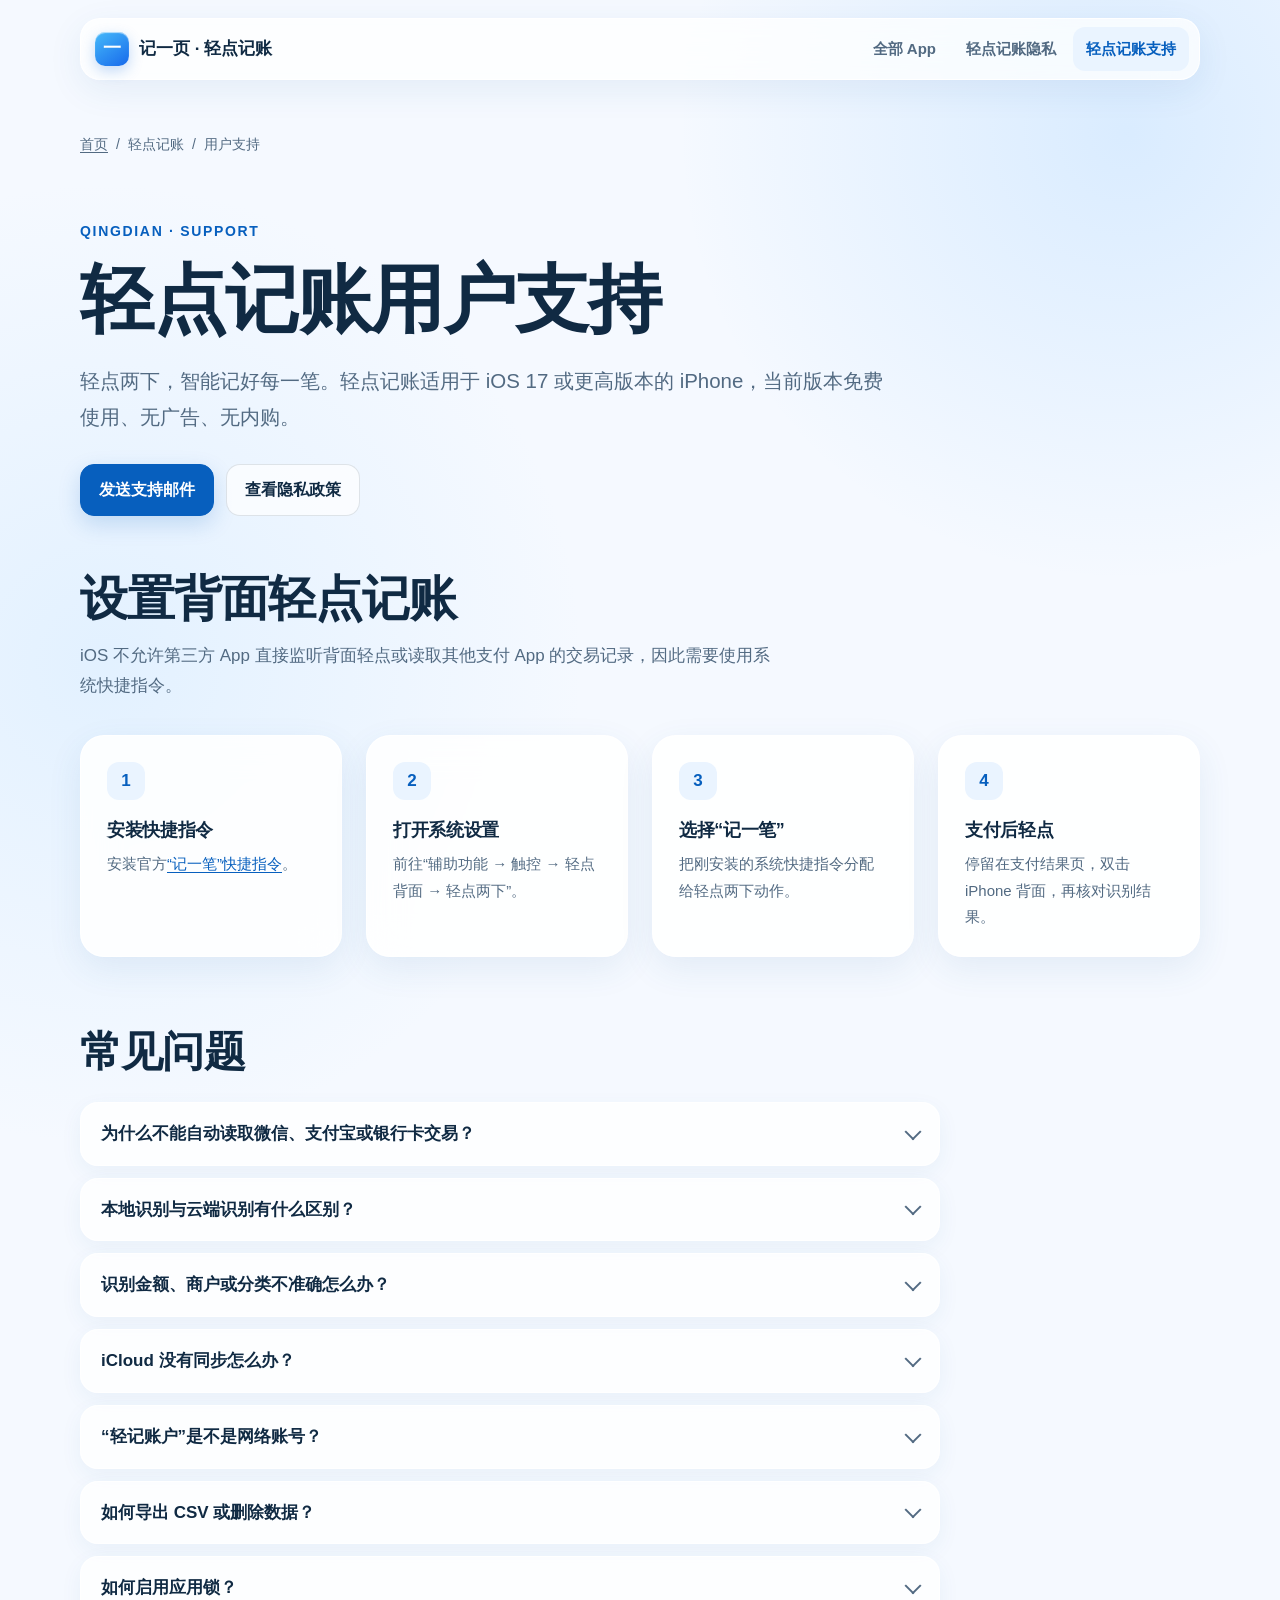
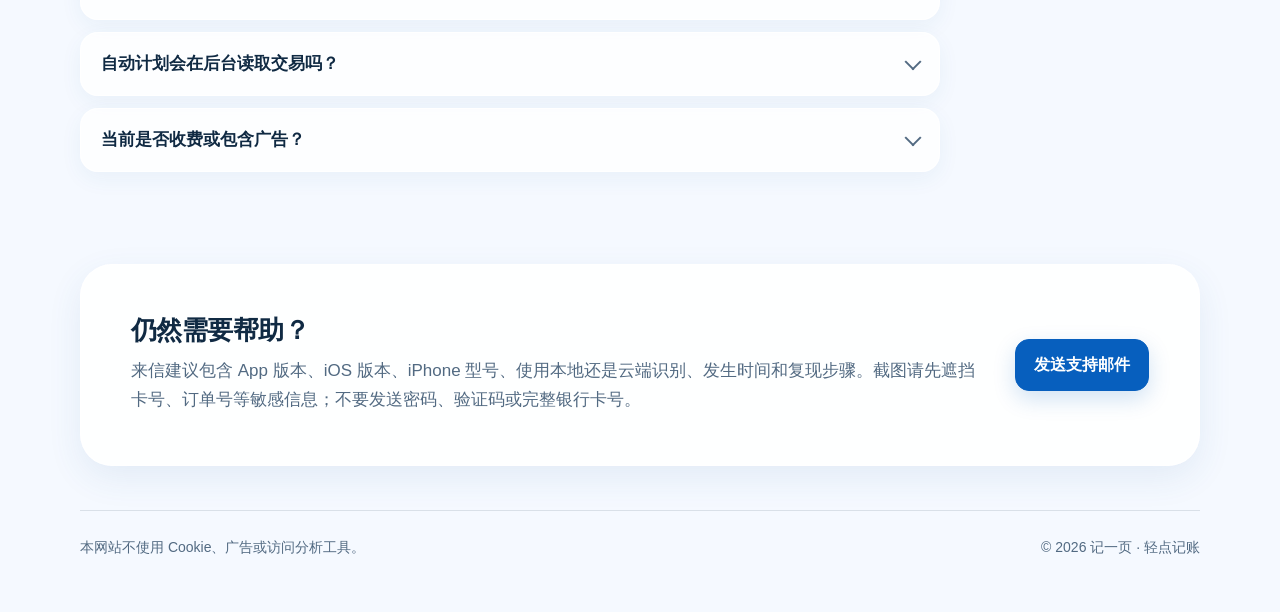
<file: qingji/support/index.html>
<!doctype html>
<html lang="zh-CN">
<head>
  <meta charset="utf-8">
  <meta name="viewport" content="width=device-width, initial-scale=1">
  <meta name="robots" content="noindex">
  <meta http-equiv="refresh" content="0; url=/qingdian/support/">
  <link rel="canonical" href="https://apps.xieanqing.top/qingdian/support/">
  <title>轻点记账用户支持｜页面已迁移</title>
</head>
<body>
  <p>页面已迁移，请前往<a href="/qingdian/support/">轻点记账用户支持</a>。</p>
</body>
</html>
</file>
<file: assets/styles.css>
:root {
  color-scheme: light;
  --background: #f5f9ff;
  --surface: rgba(255, 255, 255, 0.88);
  --surface-solid: #ffffff;
  --surface-blue: #eaf4ff;
  --text: #102a43;
  --muted: #526a82;
  --blue: #075fbe;
  --blue-hover: #064f9b;
  --blue-soft: #d7ebff;
  --border: rgba(16, 42, 67, 0.12);
  --shadow: 0 24px 70px rgba(42, 98, 154, 0.13);
  --shadow-soft: 0 12px 35px rgba(42, 98, 154, 0.09);
  --radius-xl: 32px;
  --radius-lg: 24px;
  --radius-md: 16px;
  --content: 1120px;
  --article: 760px;
}

* {
  box-sizing: border-box;
}

html {
  scroll-behavior: smooth;
  -webkit-text-size-adjust: 100%;
}

body {
  margin: 0;
  min-width: 320px;
  color: var(--text);
  background:
    radial-gradient(circle at 88% 6%, rgba(93, 176, 255, 0.18), transparent 28rem),
    radial-gradient(circle at 8% 30%, rgba(190, 225, 255, 0.34), transparent 30rem),
    var(--background);
  font-family: -apple-system, BlinkMacSystemFont, "SF Pro Text", "PingFang SC",
    "Hiragino Sans GB", "Microsoft YaHei", sans-serif;
  font-size: 17px;
  line-height: 1.75;
  text-rendering: optimizeLegibility;
}

img,
svg {
  display: block;
  max-width: 100%;
}

a {
  color: var(--blue);
  text-decoration-thickness: 0.08em;
  text-underline-offset: 0.18em;
}

a:hover {
  color: var(--blue-hover);
}

a:focus-visible,
button:focus-visible,
summary:focus-visible {
  outline: 3px solid #005fcc;
  outline-offset: 4px;
  border-radius: 8px;
}

.skip-link {
  position: fixed;
  z-index: 100;
  top: 12px;
  left: 12px;
  padding: 10px 16px;
  color: #ffffff;
  background: var(--blue);
  border-radius: 12px;
  transform: translateY(-160%);
}

.skip-link:focus {
  transform: translateY(0);
}

.container {
  width: min(calc(100% - 40px), var(--content));
  margin-inline: auto;
}

.site-header {
  position: relative;
  z-index: 20;
  padding: 18px 0;
}

.nav-shell {
  display: flex;
  align-items: center;
  justify-content: space-between;
  gap: 18px;
  min-height: 54px;
  padding: 8px 10px 8px 14px;
  background: rgba(255, 255, 255, 0.76);
  border: 1px solid rgba(255, 255, 255, 0.92);
  border-radius: 20px;
  box-shadow: 0 10px 35px rgba(31, 93, 151, 0.08);
  -webkit-backdrop-filter: blur(20px) saturate(140%);
  backdrop-filter: blur(20px) saturate(140%);
}

.brand {
  display: inline-flex;
  align-items: center;
  gap: 10px;
  min-height: 44px;
  color: var(--text);
  font-weight: 700;
  text-decoration: none;
}

.brand-mark {
  display: grid;
  width: 34px;
  height: 34px;
  place-items: center;
  color: #ffffff;
  background: linear-gradient(145deg, #46bafa, #1769eb);
  border-radius: 10px;
  box-shadow: inset 0 1px 1px rgba(255, 255, 255, 0.65), 0 5px 14px rgba(18, 106, 222, 0.25);
  font-size: 18px;
}

.nav-links {
  display: flex;
  flex-wrap: wrap;
  align-items: center;
  justify-content: flex-end;
  gap: 4px;
}

.nav-links a {
  display: inline-flex;
  align-items: center;
  min-height: 44px;
  padding: 8px 13px;
  color: var(--muted);
  border-radius: 12px;
  font-size: 15px;
  font-weight: 600;
  text-decoration: none;
}

.nav-links a:hover,
.nav-links a[aria-current="page"] {
  color: var(--blue);
  background: var(--surface-blue);
}

main {
  min-height: 65vh;
}

.home-hero {
  display: grid;
  grid-template-columns: minmax(0, 1.15fr) minmax(280px, 0.85fr);
  gap: clamp(38px, 7vw, 88px);
  align-items: center;
  min-height: 650px;
  padding: 80px 0 100px;
}

.eyebrow {
  margin: 0 0 12px;
  color: var(--blue);
  font-size: 14px;
  font-weight: 760;
  letter-spacing: 0.12em;
  text-transform: uppercase;
}

h1,
h2,
h3 {
  margin-top: 0;
  color: var(--text);
  line-height: 1.22;
  letter-spacing: -0.02em;
}

.home-hero h1 {
  max-width: 760px;
  margin-bottom: 24px;
  font-size: clamp(2.65rem, 6.6vw, 5.3rem);
  letter-spacing: -0.055em;
}

.hero-copy {
  max-width: 680px;
  margin: 0;
  color: var(--muted);
  font-size: clamp(1.08rem, 1.8vw, 1.28rem);
}

.hero-actions,
.card-actions {
  display: flex;
  flex-wrap: wrap;
  gap: 12px;
  margin-top: 30px;
}

.button {
  display: inline-flex;
  align-items: center;
  justify-content: center;
  min-height: 48px;
  padding: 11px 18px;
  color: #ffffff;
  background: var(--blue);
  border: 1px solid var(--blue);
  border-radius: 14px;
  box-shadow: 0 8px 22px rgba(7, 95, 190, 0.18);
  font-size: 16px;
  font-weight: 680;
  text-decoration: none;
}

.button:hover {
  color: #ffffff;
  background: var(--blue-hover);
  border-color: var(--blue-hover);
}

.button.secondary {
  color: var(--text);
  background: rgba(255, 255, 255, 0.7);
  border-color: var(--border);
  box-shadow: none;
}

.button.secondary:hover {
  color: var(--blue);
  background: #ffffff;
}

.trust-line {
  margin: 25px 0 0;
  color: var(--muted);
  font-size: 14px;
  font-weight: 600;
}

.hero-visual {
  position: relative;
  display: grid;
  min-height: 390px;
  place-items: center;
}

.hero-visual::before {
  position: absolute;
  width: min(380px, 90%);
  aspect-ratio: 1;
  content: "";
  background: radial-gradient(circle, rgba(89, 177, 255, 0.35), rgba(89, 177, 255, 0));
  filter: blur(10px);
}

.icon-stage {
  position: relative;
  width: min(360px, 94%);
  aspect-ratio: 1;
}

.hero-app-icon {
  position: absolute;
  width: 58%;
  height: auto;
  aspect-ratio: 1;
  display: block;
  object-fit: cover;
  border-radius: 23%;
  box-shadow: 0 28px 55px rgba(21, 68, 121, 0.24), inset 0 0 0 1px rgba(255, 255, 255, 0.35);
}

.hero-app-icon:first-child {
  top: 4%;
  left: 4%;
  transform: rotate(-5deg);
}

.hero-app-icon:last-child {
  right: 2%;
  bottom: 3%;
  transform: rotate(5deg);
}

.section {
  padding: 88px 0;
}

.section-heading {
  max-width: 700px;
  margin-bottom: 34px;
}

.section-heading h2 {
  margin-bottom: 12px;
  font-size: clamp(2rem, 4vw, 3rem);
}

.section-heading p {
  margin: 0;
  color: var(--muted);
}

.app-grid,
.step-grid,
.feature-grid {
  display: grid;
  grid-template-columns: repeat(2, minmax(0, 1fr));
  gap: 24px;
}

.app-card,
.contact-card,
.summary-card,
.step-card,
.info-card {
  background: var(--surface);
  border: 1px solid rgba(255, 255, 255, 0.95);
  box-shadow: var(--shadow-soft);
  -webkit-backdrop-filter: blur(18px) saturate(120%);
  backdrop-filter: blur(18px) saturate(120%);
}

.app-card {
  padding: clamp(24px, 4vw, 36px);
  border-radius: var(--radius-xl);
}

.app-card-header {
  display: flex;
  gap: 20px;
  align-items: center;
}

.app-icon {
  width: 82px;
  height: 82px;
  flex: 0 0 auto;
  border-radius: 22%;
  box-shadow: 0 13px 28px rgba(25, 69, 113, 0.18);
}

.platform-pill,
.status-pill {
  display: inline-flex;
  align-items: center;
  min-height: 28px;
  padding: 3px 10px;
  color: var(--blue);
  background: var(--surface-blue);
  border: 1px solid rgba(7, 95, 190, 0.1);
  border-radius: 999px;
  font-size: 13px;
  font-weight: 700;
}

.app-card h3 {
  margin: 8px 0 0;
  font-size: 1.8rem;
}

.tagline {
  margin: 26px 0 8px;
  color: var(--text);
  font-size: 1.15rem;
  font-weight: 700;
}

.app-card > p:not(.tagline) {
  color: var(--muted);
}

.feature-list {
  display: flex;
  flex-wrap: wrap;
  gap: 8px;
  padding: 0;
  margin: 22px 0 0;
  list-style: none;
}

.feature-list li {
  padding: 6px 10px;
  color: var(--muted);
  background: rgba(234, 244, 255, 0.76);
  border-radius: 999px;
  font-size: 13px;
  font-weight: 650;
}

.card-link {
  display: inline-flex;
  align-items: center;
  min-height: 44px;
  padding: 8px 2px;
  font-weight: 700;
}

.contact-card {
  display: grid;
  grid-template-columns: 1fr auto;
  gap: 28px;
  align-items: center;
  padding: clamp(28px, 5vw, 50px);
  border-radius: var(--radius-xl);
}

.contact-card h2,
.contact-card h3 {
  margin-bottom: 10px;
}

.contact-card p {
  margin: 0;
  color: var(--muted);
}

.site-footer {
  padding: 44px 0 52px;
  color: var(--muted);
  font-size: 14px;
}

.footer-shell {
  display: flex;
  flex-wrap: wrap;
  justify-content: space-between;
  gap: 16px;
  padding-top: 24px;
  border-top: 1px solid var(--border);
}

.footer-shell p {
  margin: 0;
}

.breadcrumb {
  display: flex;
  flex-wrap: wrap;
  gap: 8px;
  align-items: center;
  padding: 34px 0 0;
  color: var(--muted);
  font-size: 14px;
}

.breadcrumb a {
  color: var(--muted);
}

.page-hero {
  padding: 62px 0 44px;
}

.page-hero h1 {
  max-width: 880px;
  margin-bottom: 18px;
  font-size: clamp(2.5rem, 6vw, 4.6rem);
}

.page-hero .lead {
  max-width: 820px;
  margin: 0;
  color: var(--muted);
  font-size: clamp(1.08rem, 1.8vw, 1.28rem);
}

.policy-meta {
  display: flex;
  flex-wrap: wrap;
  gap: 8px 18px;
  margin-top: 22px;
  color: var(--muted);
  font-size: 14px;
}

.summary-card {
  max-width: 920px;
  padding: clamp(24px, 4vw, 36px);
  margin-bottom: 42px;
  background: linear-gradient(145deg, rgba(234, 244, 255, 0.94), rgba(255, 255, 255, 0.92));
  border-radius: var(--radius-lg);
}

.summary-card p {
  margin: 0;
  color: #24435f;
  font-size: 1.04rem;
}

.highlights {
  display: grid;
  grid-template-columns: repeat(2, minmax(0, 1fr));
  gap: 12px;
  padding: 0;
  margin: 20px 0 0;
  list-style: none;
}

.highlights li {
  position: relative;
  padding-left: 25px;
  color: #24435f;
  font-weight: 650;
}

.highlights li::before {
  position: absolute;
  top: 0.5em;
  left: 2px;
  width: 9px;
  height: 9px;
  content: "";
  background: #31a0ec;
  border-radius: 50%;
  box-shadow: 0 0 0 5px rgba(49, 160, 236, 0.13);
}

.article-layout {
  display: grid;
  grid-template-columns: minmax(0, var(--article)) minmax(200px, 1fr);
  gap: 72px;
  align-items: start;
  padding-bottom: 70px;
}

.article-body {
  max-width: var(--article);
  min-width: 0;
}

.article-body section {
  padding: 24px 0;
  border-top: 1px solid var(--border);
}

.article-body section:first-child {
  padding-top: 0;
  border-top: 0;
}

.article-body h2 {
  margin-bottom: 14px;
  font-size: clamp(1.45rem, 3vw, 1.9rem);
  scroll-margin-top: 24px;
}

.article-body h3 {
  margin-top: 26px;
  margin-bottom: 8px;
  font-size: 1.15rem;
}

.article-body p,
.article-body ul,
.article-body ol {
  margin-top: 0;
  margin-bottom: 17px;
}

.article-body li + li {
  margin-top: 7px;
}

.toc {
  position: sticky;
  top: 24px;
  padding: 22px;
  background: rgba(255, 255, 255, 0.7);
  border: 1px solid rgba(255, 255, 255, 0.92);
  border-radius: 20px;
  box-shadow: var(--shadow-soft);
}

.toc strong {
  display: block;
  margin-bottom: 10px;
}

.toc ol {
  padding-left: 20px;
  margin: 0;
  color: var(--muted);
  font-size: 14px;
}

.toc li + li {
  margin-top: 6px;
}

.toc a {
  color: var(--muted);
}

.notice {
  padding: 16px 18px;
  margin: 22px 0;
  color: #24435f;
  background: var(--surface-blue);
  border-left: 4px solid #4aa8ee;
  border-radius: 4px 14px 14px 4px;
}

.steps-section {
  padding: 10px 0 70px;
}

.step-grid {
  counter-reset: steps;
  grid-template-columns: repeat(4, minmax(0, 1fr));
}

.step-card {
  position: relative;
  min-height: 190px;
  padding: 26px;
  border-radius: var(--radius-lg);
  counter-increment: steps;
}

.step-card::before {
  display: grid;
  width: 38px;
  height: 38px;
  margin-bottom: 20px;
  place-items: center;
  color: var(--blue);
  background: var(--surface-blue);
  border-radius: 12px;
  content: counter(steps);
  font-weight: 800;
}

.step-card h2,
.step-card h3 {
  margin-bottom: 10px;
  font-size: 1.12rem;
}

.step-card p {
  margin: 0;
  color: var(--muted);
  font-size: 15px;
}

.faq-section {
  max-width: 860px;
  padding-bottom: 80px;
}

.faq-section h2 {
  margin-bottom: 24px;
  font-size: clamp(1.8rem, 4vw, 2.6rem);
}

details {
  margin-bottom: 12px;
  background: rgba(255, 255, 255, 0.78);
  border: 1px solid rgba(255, 255, 255, 0.95);
  border-radius: 18px;
  box-shadow: 0 7px 22px rgba(42, 98, 154, 0.06);
}

summary {
  position: relative;
  min-height: 56px;
  padding: 16px 52px 16px 20px;
  cursor: pointer;
  font-weight: 720;
  list-style: none;
}

summary::-webkit-details-marker {
  display: none;
}

summary::after {
  position: absolute;
  top: 50%;
  right: 20px;
  width: 10px;
  height: 10px;
  content: "";
  border-right: 2px solid var(--muted);
  border-bottom: 2px solid var(--muted);
  transform: translateY(-68%) rotate(45deg);
}

details[open] summary::after {
  transform: translateY(-25%) rotate(225deg);
}

.details-body {
  padding: 0 20px 20px;
  color: var(--muted);
}

.details-body p:last-child,
.details-body ul:last-child,
.details-body ol:last-child {
  margin-bottom: 0;
}

.error-page {
  display: grid;
  min-height: 65vh;
  place-items: center;
  text-align: center;
}

.error-page h1 {
  margin-bottom: 10px;
  font-size: clamp(4rem, 15vw, 8rem);
}

.error-page p {
  margin-top: 0;
  color: var(--muted);
}

@media (max-width: 900px) {
  .home-hero {
    grid-template-columns: 1fr;
    min-height: auto;
    padding-top: 54px;
  }

  .hero-visual {
    min-height: 330px;
  }

  .article-layout {
    grid-template-columns: 1fr;
    gap: 30px;
  }

  .toc {
    position: static;
    order: -1;
    max-width: var(--article);
  }

  .step-grid {
    grid-template-columns: repeat(2, minmax(0, 1fr));
  }
}

@media (max-width: 700px) {
  .container {
    width: min(calc(100% - 32px), var(--content));
  }

  .site-header {
    padding-top: 10px;
  }

  .nav-shell {
    align-items: flex-start;
    flex-direction: column;
  }

  .nav-links {
    width: 100%;
    justify-content: flex-start;
  }

  .home-hero {
    padding-bottom: 64px;
  }

  .app-grid,
  .feature-grid,
  .highlights {
    grid-template-columns: 1fr;
  }

  .contact-card {
    grid-template-columns: 1fr;
  }

  .app-card-header {
    align-items: flex-start;
  }

  .page-hero {
    padding-top: 42px;
  }
}

@media (max-width: 520px) {
  .hero-actions .button,
  .contact-card .button {
    width: 100%;
  }

  .hero-visual {
    min-height: 280px;
  }

  .step-grid {
    grid-template-columns: 1fr;
  }

  .app-icon {
    width: 68px;
    height: 68px;
  }

  .app-card h3 {
    font-size: 1.55rem;
  }
}

@media (prefers-reduced-motion: reduce) {
  html {
    scroll-behavior: auto;
  }
}

@media print {
  body {
    color: #000000;
    background: #ffffff;
    font-size: 11pt;
  }

  .site-header,
  .site-footer,
  .toc,
  .button,
  .breadcrumb {
    display: none !important;
  }

  .container,
  .article-body {
    width: 100%;
    max-width: none;
  }

  .page-hero {
    padding-top: 0;
  }

  .article-layout {
    display: block;
  }

  .article-body section {
    break-inside: avoid;
  }

  a {
    color: #000000;
  }
}
</file>
